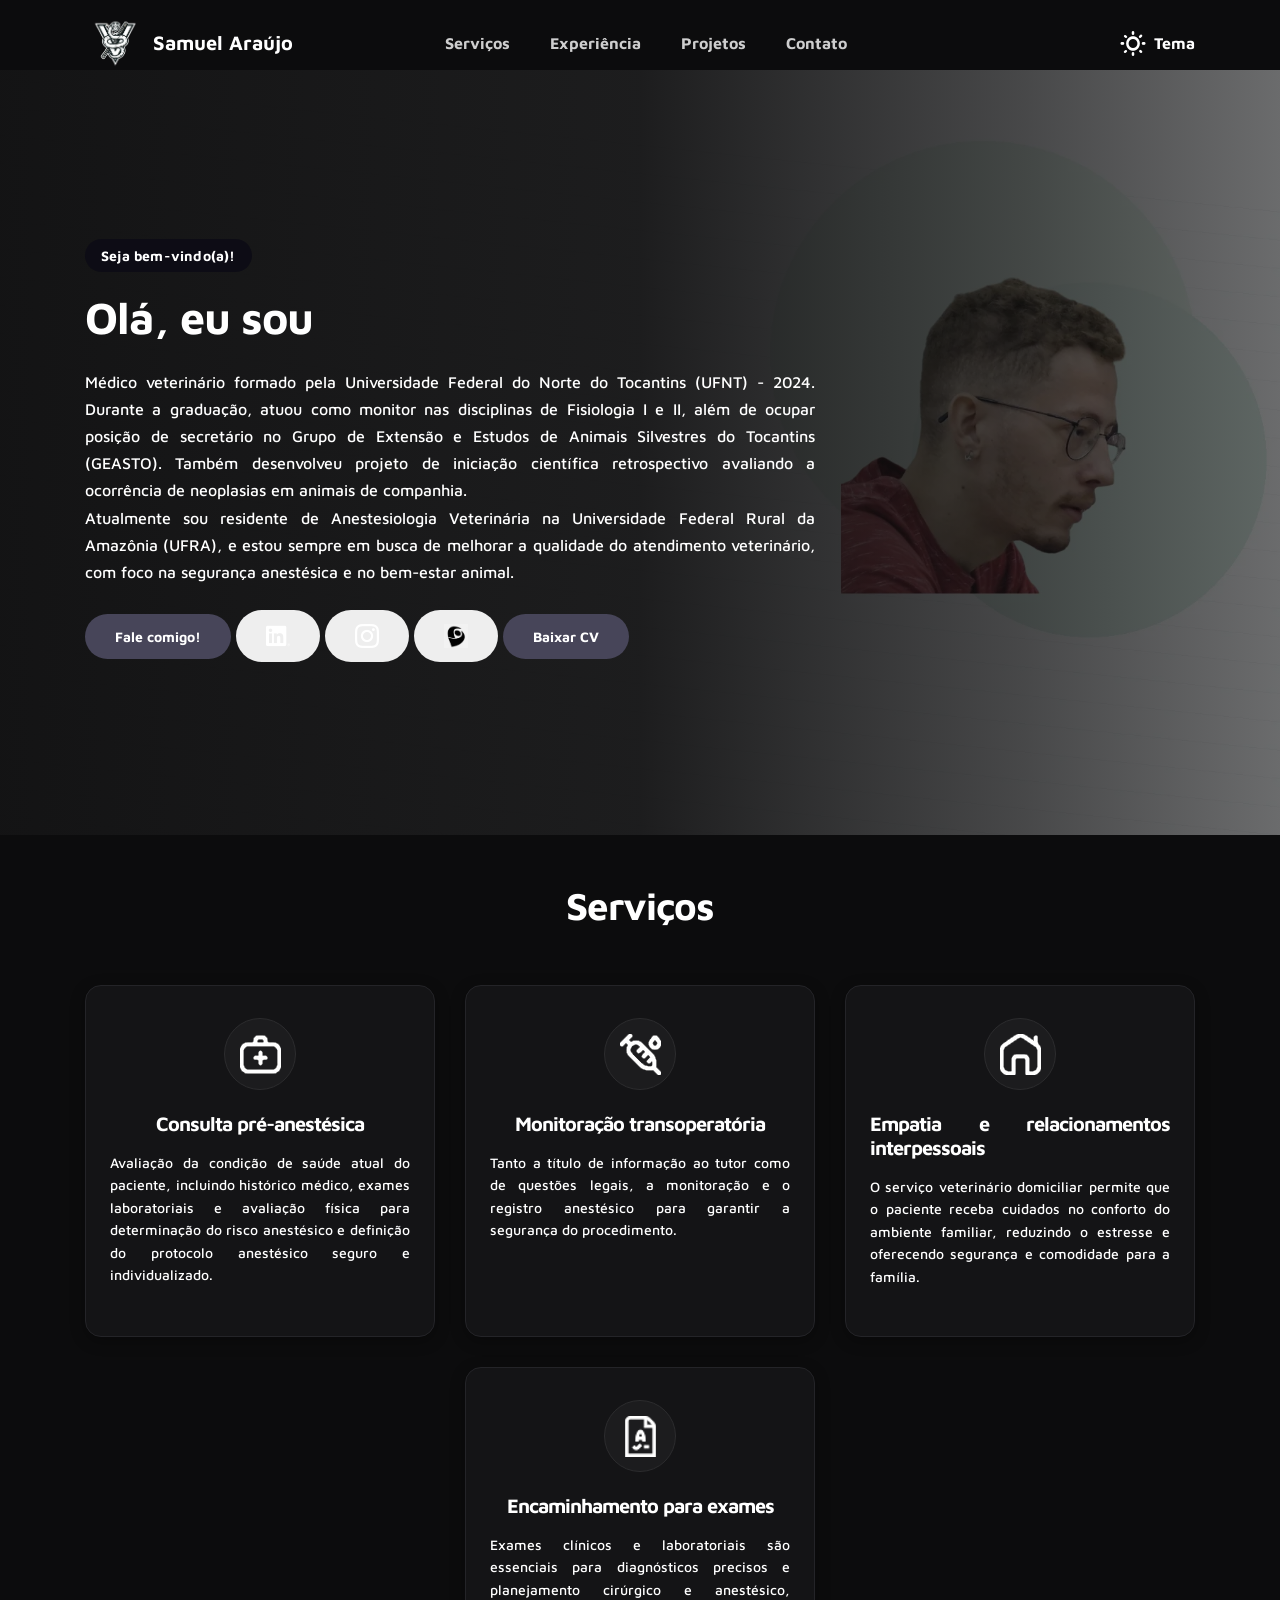
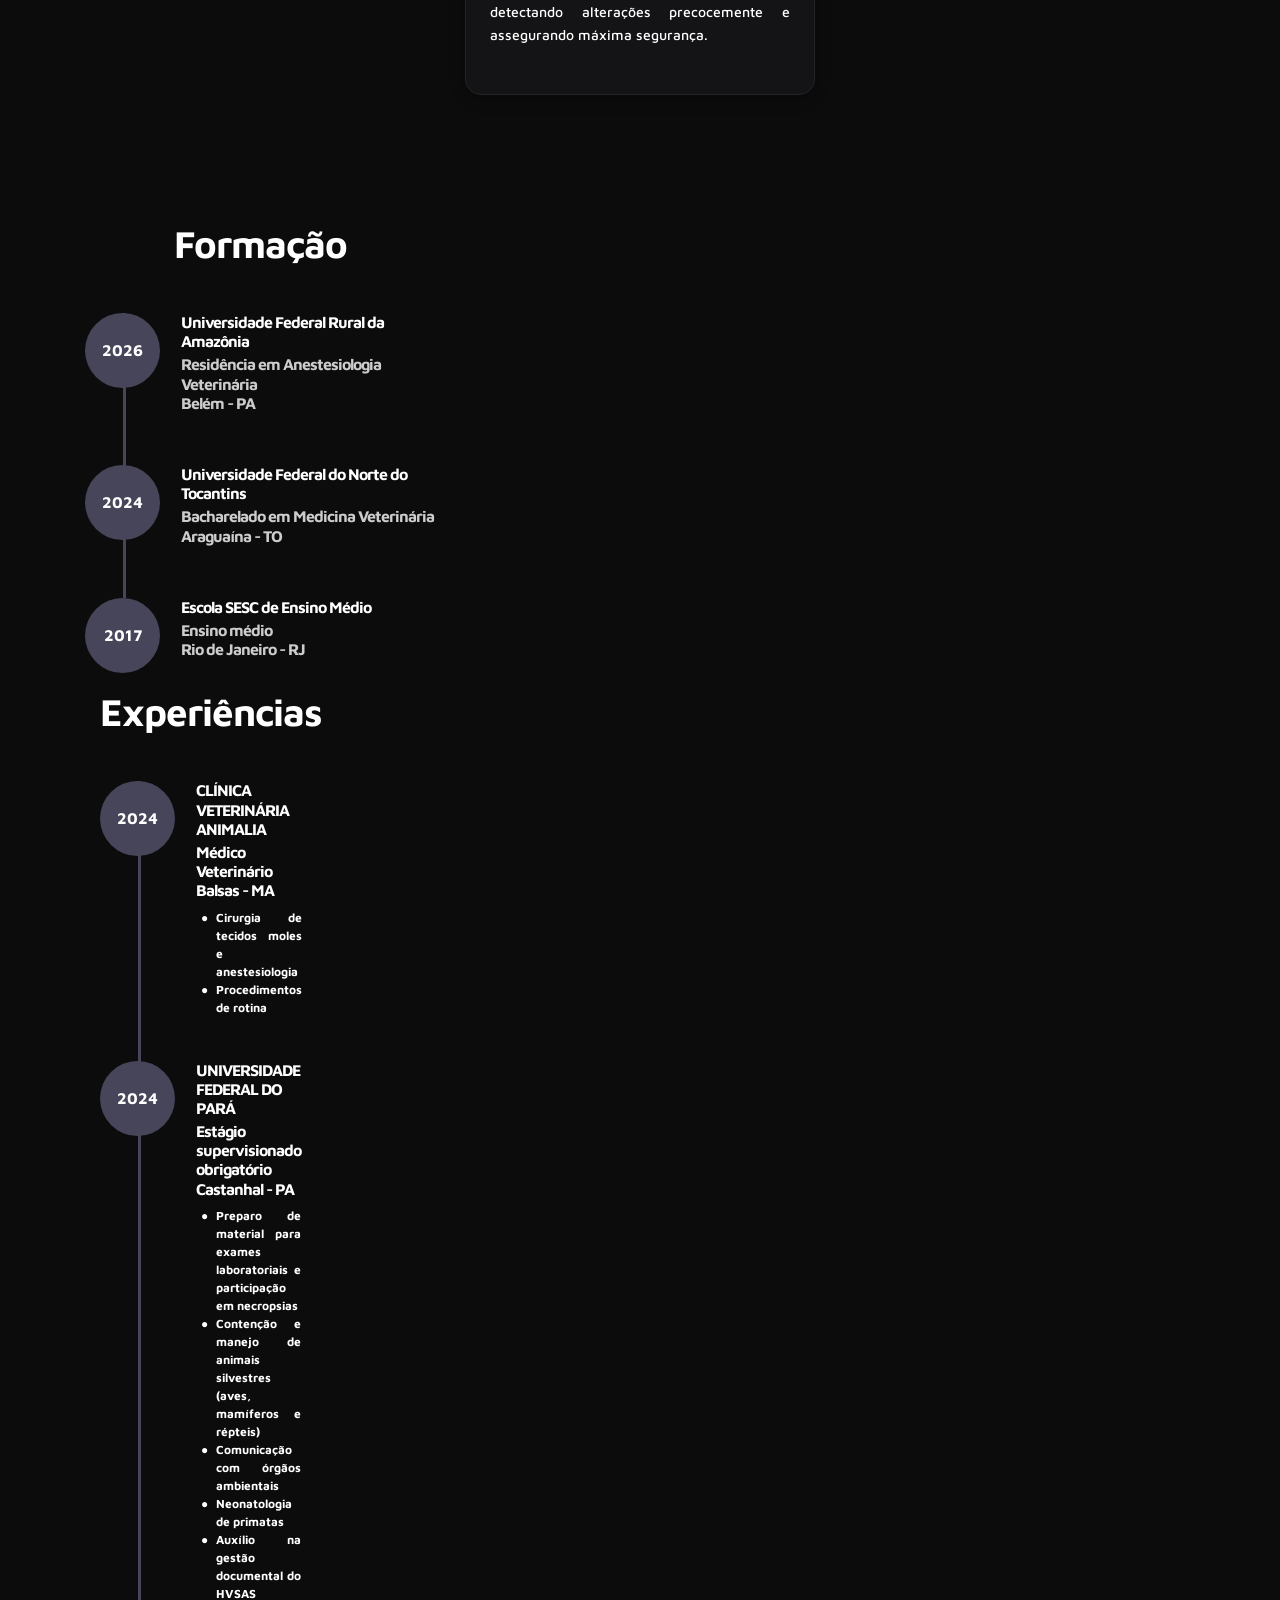
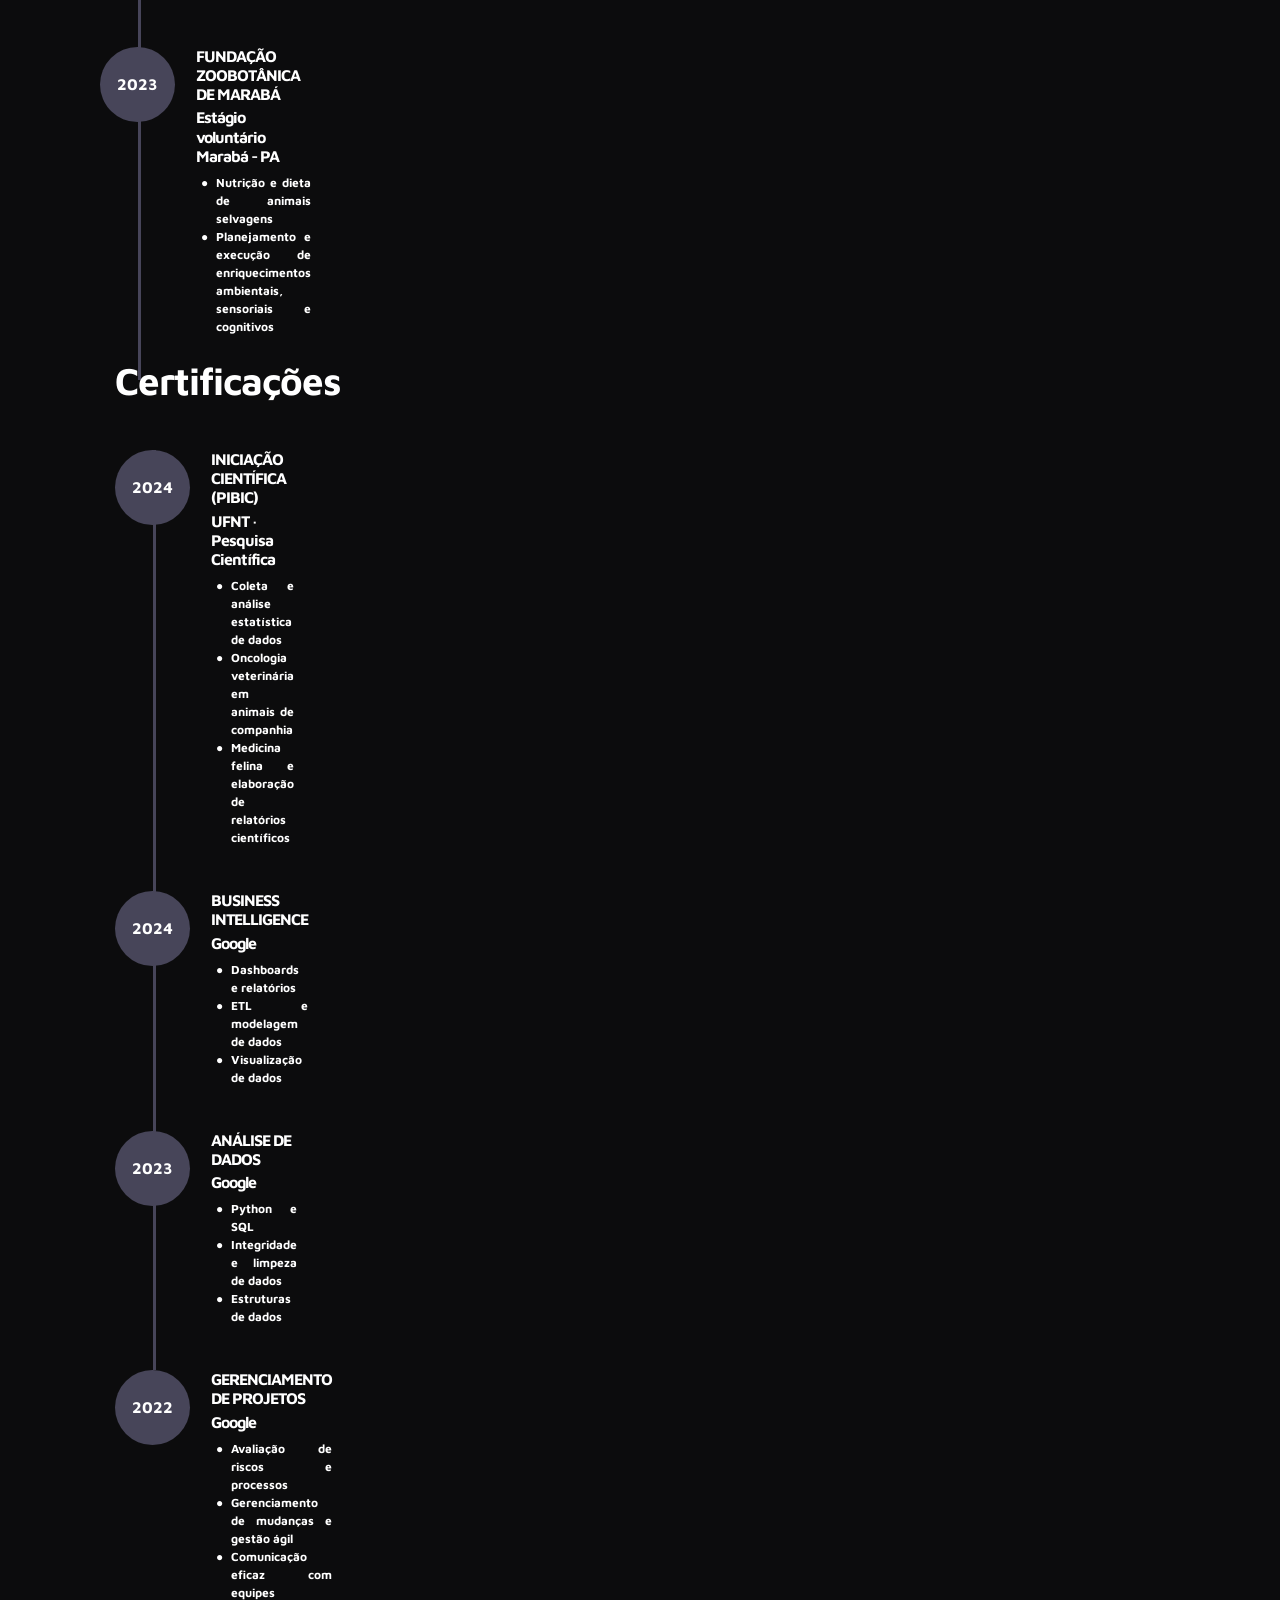
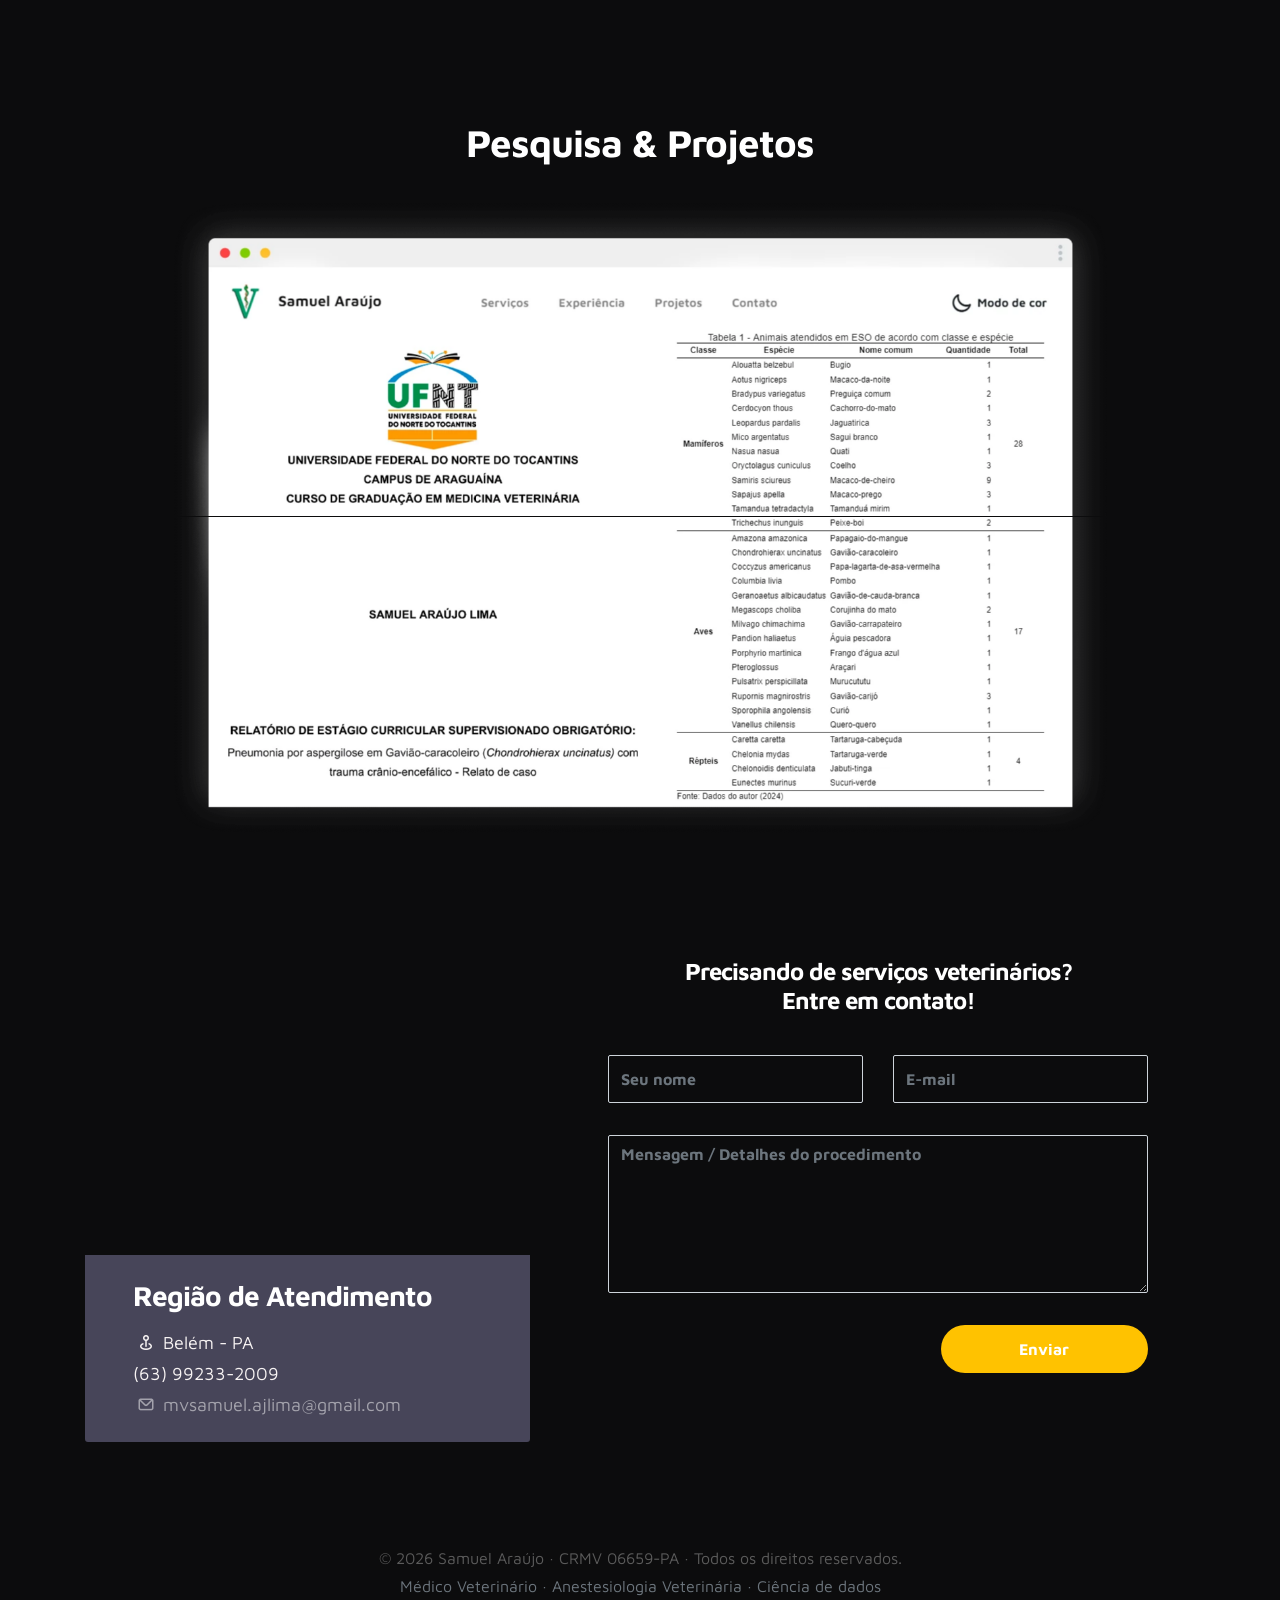
<file: index.html>
<!doctype html>
<html lang="pt-br">

<head>
  <!--------------------------------->
  <!--          GOOGLE TAG         -->
  <!--------------------------------->
  <script async src="https://www.googletagmanager.com/gtag/js?id=G-RKEN3DRMSZ"></script>
  <script>
    window.dataLayer = window.dataLayer || [];
    function gtag() { dataLayer.push(arguments); }
    gtag('js', new Date());

    gtag('config', 'G-RKEN3DRMSZ');
  </script>

  <meta charset="utf-8">
  <meta name="viewport" content="width=device-width, initial-scale=1, shrink-to-fit=no">
  <!-- Descrição única para buscadores (Q3) -->
  <meta name="description"
    content="MV Samuel Araújo - Anestesiologia Veterinária. Anestesia multimodal balanceada, monitoração e controle da dor para clínicas veterinárias parceiras em Balsas-MA e região.">
  <meta name="author" content="Samuel Araújo">

  <link rel="canonical" href="https://chichat1.github.io/portfolio/">

  <!--------------------------------->
  <!--         OPEN GRAPH          -->
  <!--------------------------------->
  <meta property="og:type" content="website">
  <meta property="og:url" content="https://chichat1.github.io/portfolio/">
  <meta property="og:title" content="MV Samuel Araújo | Anestesiologia Veterinária">
  <meta property="og:description"
    content="Anestesiologia Veterinária multimodal balanceada e controle da dor para clínicas parceiras.">
  <meta property="og:image" content="https://chichat1.github.io/portfolio/assets/images/og/og-clinicas.jpg">

  <!-- Título profissional e compatível (Q10) -->
  <title>MV Samuel Araújo | Anestesiologia Veterinária</title>

  <!-- Favicon corrigido (B3) -->
  <link rel="icon" type="image/png" href="assets/images/optimized/favicon.png">
  <link rel="stylesheet" href="assets/css/bootstrap.min.css">
  <link rel="stylesheet" href="assets/css/unicons.css">
  <link rel="stylesheet" href="assets/css/owl.carousel.min.css">
  <link rel="stylesheet" href="assets/css/owl.theme.default.min.css">

  <!-- ESTILO CSS -->
  <link rel="stylesheet" href="assets/css/style.css">

</head>

<body class="dark-mode" data-page="clinicas">
  <!--------------------------------->
  <!--      MENU DE NAVEGAÇÃO      -->
  <!--------------------------------->
  <nav class="navbar navbar-expand-sm navbar-light">
    <div class="container">
      <a class="navbar-brand d-flex align-items-center" href="index.html">
        <img src="assets/images/optimized/headerdark.webp"
          data-src-light="assets/images/optimized/headerlight.webp"
          data-src-dark="assets/images/optimized/headerdark.webp"
          alt="Logo MV Samuel Araújo" class="brand-logo">
        Samuel Araújo
      </a>

      <button class="navbar-toggler" type="button" data-toggle="collapse" data-target="#navbarNav"
        aria-controls="navbarNav" aria-expanded="false" aria-label="Toggle navigation">
        <span class="navbar-toggler-icon"></span>
        <span class="navbar-toggler-icon"></span>
        <span class="navbar-toggler-icon"></span>
      </button>

      <div class="collapse navbar-collapse" id="navbarNav">
        <ul class="navbar-nav mx-auto">
          <li class="nav-item">
            <a href="#services" class="nav-link"><span data-hover="Serviços">Serviços</span></a>
          </li>
          <li class="nav-item">
            <a href="#resume" class="nav-link"><span data-hover="Experiência">Experiência</span></a>
          </li>
          <li class="nav-item">
            <a href="#project" class="nav-link"><span data-hover="Projetos">Projetos</span></a>
          </li>
          <li class="nav-item">
            <a href="#contact" class="nav-link"><span data-hover="Contato">Contato</span></a>
          </li>
        </ul>

        <ul class="navbar-nav ml-lg-auto">
          <li class="nav-item">
            <div class="ml-lg-4">
              <div class="color-mode d-lg-flex justify-content-center align-items-center" role="button" tabindex="0">
                <i class="color-mode-icon active"></i>
                Tema
              </div>
            </div>
          </li>
        </ul>
      </div>
    </div>
  </nav>

  <!--------------------------------->
  <!--           SOBRE             -->
  <!--------------------------------->
  <section class="about full-screen d-flex align-items-center" id="about">
    <div class="about-overlay"></div>
    <div class="container">
      <div class="row">
        <div class="col-lg-8 col-md-10 col-12">
          <div class="about-text">
            <small class="small-text">Seja bem-vindo(a)<span class="mobile-block">!</span></small>
            <h1 class="animated animated-text">
              <span class="mr-2">Olá, eu sou</span>
              <div class="animated-info">
                <span class="animated-item">Samuel Araújo</span>
                <span class="animated-item">Médico Veterinário</span>
                <span class="animated-item">Anestesista</span>
              </div>
            </h1>
            <p class="about-description dark-mode-text">
              Médico veterinário formado pela Universidade Federal do Norte do Tocantins (UFNT) - 2024.
              Durante a graduação, atuou como monitor nas disciplinas de Fisiologia I e II,
              além de ocupar posição de secretário no Grupo de Extensão e Estudos de Animais Silvestres do Tocantins
              (GEASTO).
              Também desenvolveu projeto de iniciação científica retrospectivo avaliando a ocorrência de neoplasias em
              animais de companhia.<br>
              Atualmente sou residente de Anestesiologia Veterinária na Universidade Federal Rural da Amazônia (UFRA),
              e estou sempre em busca de melhorar a qualidade do atendimento veterinário, com foco na segurança
              anestésica e no bem-estar animal.
            </p>

            <div class="custom-btn-group mt-4">
              <a href="https://wa.me/5563992332009?text=Ol%C3%A1!%20Encontrei%20seu%20contato%20no%20seu%20site.%20Poderia%20me%20ajudar%3F"
                target="_blank" rel="noopener noreferrer" class="btn custom-btn custom-btn-bg">
                Fale comigo!
              </a>

              <a href="https://www.linkedin.com/in/araujosamuelima/" target="_blank" rel="noopener noreferrer"
                class="btn custom-btn" aria-label="LinkedIn">
                <img src="assets/images/optimized/linkedin_dark.webp"
                  data-src-light="assets/images/optimized/linkedin_icon.webp"
                  data-src-dark="assets/images/optimized/linkedin_dark.webp" alt="Ícone LinkedIn"
                  class="social-btn-icon">
              </a>

              <a href="https://www.instagram.com/mvsamuel.ajlima/" target="_blank" rel="noopener noreferrer"
                class="btn custom-btn" aria-label="Instagram">
                <img src="assets/images/optimized/instagram_dark.webp"
                  data-src-light="assets/images/optimized/instagram_icon.webp"
                  data-src-dark="assets/images/optimized/instagram_dark.webp" alt="Ícone Instagram"
                  class="social-btn-icon">
              </a>

              <a href="http://lattes.cnpq.br/4197961647434142" target="_blank" rel="noopener noreferrer"
                class="btn custom-btn" aria-label="Currículo Lattes">
                <img src="assets/images/optimized/lattes_icon.webp" alt="Ícone Currículo Lattes"
                  class="social-btn-icon">
              </a>

              <!-- Links de download com nome padronizado (B1, B6) -->
              <a href="assets/docs/cv-samuel-araujo.pdf" target="_blank" rel="noopener noreferrer"
                class="btn custom-btn custom-btn-bg">
                Baixar CV
              </a>
            </div>
          </div>
        </div>
      </div>
    </div>
  </section>

  <!-- SERVIÇOS EM 3 COLUNAS -->
  <section class="service_section py-5" id="services">
    <div class="container">
      <div class="row">
        <div class="col-12 text-center mb-5">
          <h2><span>Serviços</span></h2>
        </div>
      </div>

      <div class="row justify-content-center">

        <!-- Coluna 1 -->
        <div class="col-lg-4 col-md-6 col-12 service-col">
          <div class="service-card">
            <div class="service-icon-box">
              <img src="assets/images/optimized/doctor.webp"
                data-src-light="assets/images/optimized/doctor_dark.webp"
                data-src-dark="assets/images/optimized/doctor.webp"
                alt="Ícone de estetoscópio representando consulta veterinária" class="circle-image" loading="lazy">
            </div>
            <div class="service-detail-box">
              <h5 class="mb-3">Consulta pré-anestésica</h5>
              <p class="service-description dark-mode-text">
                Avaliação da condição de saúde atual do paciente, incluindo histórico médico, exames laboratoriais e
                avaliação física para determinação do risco anestésico e
                definição do protocolo anestésico seguro e individualizado.
              </p>
            </div>
          </div>
        </div>

        <!-- Coluna 2 -->
        <div class="col-lg-4 col-md-6 col-12 service-col">
          <div class="service-card">
            <div class="service-icon-box">
              <img src="assets/images/optimized/seringa_light.webp"
                data-src-light="assets/images/optimized/seringa_dark.webp"
                data-src-dark="assets/images/optimized/seringa_light.webp"
                alt="Ícone de seringa representando protocolos vacinais e anestesia" class="circle-image"
                loading="lazy">
            </div>
            <div class="service-detail-box">
              <h5 class="mb-3">Monitoração transoperatória</h5>
              <p class="service-description dark-mode-text">
                Tanto a título de informação ao tutor como de questões legais, a monitoração e o registro anestésico
                para garantir a
                segurança do procedimento.
              </p>
            </div>
          </div>
        </div>

        <!-- Coluna 3 -->
        <div class="col-lg-4 col-md-6 col-12 service-col">
          <div class="service-card">
            <div class="service-icon-box">
              <img src="assets/images/optimized/casa_light.webp"
                data-src-light="assets/images/optimized/casa_dark.webp"
                data-src-dark="assets/images/optimized/casa_light.webp"
                alt="Ícone de casa representando atendimento domiciliar" class="circle-image" loading="lazy">
            </div>
            <div class="service-detail-box">
              <h5 class="mb-3">Empatia e relacionamentos interpessoais</h5>
              <p class="service-description dark-mode-text">
                O serviço veterinário domiciliar permite que o paciente receba cuidados no conforto do ambiente
                familiar,
                reduzindo o estresse e oferecendo segurança e comodidade para a família.
              </p>
            </div>
          </div>
        </div>

        <!-- Coluna 4 -->
        <div class="col-lg-4 col-md-6 col-12 service-col">
          <div class="service-card">
            <div class="service-icon-box">
              <img src="assets/images/optimized/exame_light.webp"
                data-src-light="assets/images/optimized/exame.webp"
                data-src-dark="assets/images/optimized/exame_light.webp"
                alt="Ícone de prancheta e exames laboratoriais" class="circle-image" loading="lazy">
            </div>
            <div class="service-detail-box">
              <h5 class="mb-3">Encaminhamento para exames</h5>
              <p class="service-description dark-mode-text">
                Exames clínicos e laboratoriais são essenciais para diagnósticos precisos e planejamento cirúrgico e
                anestésico,
                detectando alterações precocemente e assegurando máxima segurança.
              </p>
            </div>
          </div>
        </div>

      </div>
    </div>
  </section>

  <!--------------------------------->
  <!--        EXPERIÊNCIAS         -->
  <!--------------------------------->
  <section class="resume py-5 d-lg-flex justify-content-center align-items-center" id="resume">
    <div class="container">
      <div class="row">

        <!-- COLUNA 1: Formação -->
        <div class="col-lg-4 col-md-4 col-sm-12">
          <h2 class="mb-4 text-center">Formação</h2>

          <div class="timeline">
            <div class="timeline-wrapper">
              <div class="timeline-yr">
                <span>2026</span>
              </div>
              <div class="timeline-info">
                <h6>
                  <span class="timeline-heading dark-mode-text">Universidade Federal Rural da Amazônia</span>
                  <small class="timeline-sub dark-mode-subtext d-block mt-1">
                    Residência em Anestesiologia Veterinária<br>
                    Belém - PA
                  </small>
                </h6>
              </div>
            </div>

            <div class="timeline">
              <div class="timeline-wrapper">
                <div class="timeline-yr">
                  <span>2024</span>
                </div>
                <div class="timeline-info">
                  <h6>
                    <span class="timeline-heading dark-mode-text">Universidade Federal do Norte do Tocantins</span>
                    <small class="timeline-sub dark-mode-subtext d-block mt-1">
                      Bacharelado em Medicina Veterinária<br>
                      Araguaína - TO
                    </small>
                  </h6>
                </div>
              </div>

              <div class="timeline-wrapper">
                <div class="timeline-yr">
                  <span>2017</span>
                </div>
                <div class="timeline-info">
                  <h6>
                    <span class="timeline-heading dark-mode-text">Escola SESC de Ensino Médio</span>
                    <small class="timeline-sub dark-mode-subtext d-block mt-1">
                      Ensino médio<br>
                      Rio de Janeiro - RJ
                    </small>
                  </h6>
                </div>
              </div>
            </div>
          </div>

          <!-- COLUNA 2: Experiências Clínicas -->
          <div class="col-lg-4 col-md-4 col-sm-12">
            <h2 class="mb-4 text-center">Experiências</h2>

            <div class="timeline">
              <div class="timeline-wrapper">
                <div class="timeline-yr">
                  <span>2024</span>
                </div>
                <div class="timeline-info">
                  <h6>
                    <span class="timeline-heading dark-mode-text">CLÍNICA VETERINÁRIA ANIMALIA</span>
                    <small class="timeline-sub dark-mode-text d-block mt-1">
                      Médico Veterinário<br>
                      Balsas - MA
                    </small>
                  </h6>
                  <ul class="custom-list timeline-list">
                    <li class="dark-mode-text">Cirurgia de tecidos moles e anestesiologia</li>
                    <li class="dark-mode-text">Procedimentos de rotina</li>
                  </ul>
                </div>
              </div>

              <div class="timeline-wrapper">
                <div class="timeline-yr">
                  <span>2024</span>
                </div>
                <div class="timeline-info">
                  <h6>
                    <span class="timeline-heading dark-mode-text">UNIVERSIDADE FEDERAL DO PARÁ</span>
                    <small class="timeline-sub dark-mode-text d-block mt-1">
                      Estágio supervisionado obrigatório<br>
                      Castanhal - PA
                    </small>
                  </h6>
                  <ul class="custom-list timeline-list">
                    <li class="dark-mode-text">Preparo de material para exames laboratoriais e participação em
                      necropsias</li>
                    <li class="dark-mode-text">Contenção e manejo de animais silvestres (aves, mamíferos e répteis)</li>
                    <li class="dark-mode-text">Comunicação com órgãos ambientais</li>
                    <li class="dark-mode-text">Neonatologia de primatas</li>
                    <li class="dark-mode-text">Auxílio na gestão documental do HVSAS</li>
                  </ul>
                </div>
              </div>

              <div class="timeline-wrapper">
                <div class="timeline-yr">
                  <span>2023</span>
                </div>
                <div class="timeline-info">
                  <h6>
                    <span class="timeline-heading dark-mode-text">FUNDAÇÃO ZOOBOTÂNICA DE MARABÁ</span>
                    <small class="timeline-sub dark-mode-text d-block mt-1">
                      Estágio voluntário<br>
                      Marabá - PA
                    </small>
                  </h6>
                  <ul class="custom-list timeline-list">
                    <li class="dark-mode-text">Nutrição e dieta de animais selvagens</li>
                    <li class="dark-mode-text">Planejamento e execução de enriquecimentos ambientais, sensoriais e
                      cognitivos</li>
                  </ul>
                </div>
              </div>

              <!-- COLUNA 3: Certificações & Pesquisa (Q9) -->
              <div class="col-lg-4 col-md-4 col-sm-12">
                <h2 class="mb-4 text-center">Certificações</h2>
                <div class="timeline">

                  <!-- PIBIC destacado como Iniciação Científica (Q9) -->
                  <div class="timeline-wrapper">
                    <div class="timeline-yr">
                      <span>2024</span>
                    </div>
                    <div class="timeline-info">
                      <h6>
                        <span class="timeline-heading dark-mode-text">INICIAÇÃO CIENTÍFICA (PIBIC)</span>
                        <small class="timeline-sub dark-mode-text d-block mt-1">UFNT · Pesquisa Científica</small>
                      </h6>
                      <ul class="custom-list timeline-list">
                        <li class="dark-mode-text">Coleta e análise estatística de dados</li>
                        <li class="dark-mode-text">Oncologia veterinária em animais de companhia</li>
                        <li class="dark-mode-text">Medicina felina e elaboração de relatórios científicos</li>
                      </ul>
                    </div>
                  </div>

                  <div class="timeline-wrapper">
                    <div class="timeline-yr">
                      <span>2024</span>
                    </div>
                    <div class="timeline-info">
                      <h6>
                        <span class="timeline-heading dark-mode-text">BUSINESS INTELLIGENCE</span>
                        <small class="timeline-sub dark-mode-text d-block mt-1">Google</small>
                      </h6>
                      <ul class="custom-list timeline-list">
                        <li class="dark-mode-text">Dashboards e relatórios</li>
                        <li class="dark-mode-text">ETL e modelagem de dados</li>
                        <li class="dark-mode-text">Visualização de dados</li>
                      </ul>
                    </div>
                  </div>

                  <div class="timeline-wrapper">
                    <div class="timeline-yr">
                      <span>2023</span>
                    </div>
                    <div class="timeline-info">
                      <h6>
                        <span class="timeline-heading dark-mode-text">ANÁLISE DE DADOS</span>
                        <small class="timeline-sub dark-mode-text d-block mt-1">Google</small>
                      </h6>
                      <ul class="custom-list timeline-list">
                        <li class="dark-mode-text">Python e SQL</li>
                        <li class="dark-mode-text">Integridade e limpeza de dados</li>
                        <li class="dark-mode-text">Estruturas de dados</li>
                      </ul>
                    </div>
                  </div>

                  <div class="timeline-wrapper">
                    <div class="timeline-yr">
                      <span>2022</span>
                    </div>
                    <div class="timeline-info">
                      <h6>
                        <span class="timeline-heading dark-mode-text">GERENCIAMENTO DE PROJETOS</span>
                        <small class="timeline-sub dark-mode-text d-block mt-1">Google</small>
                      </h6>
                      <ul class="custom-list timeline-list">
                        <li class="dark-mode-text">Avaliação de riscos e processos</li>
                        <li class="dark-mode-text">Gerenciamento de mudanças e gestão ágil</li>
                        <li class="dark-mode-text">Comunicação eficaz com equipes</li>
                      </ul>
                    </div>
                  </div>
                </div>
              </div>

            </div>
          </div>
  </section>

  <!-- PROJETOS -->
  <section class="project py-5" id="project">
    <div class="container">

      <div class="row">
        <div class="col-lg-11 text-center mx-auto col-12">

          <div class="col-lg-8 mx-auto">
            <h2>Pesquisa & Projetos</h2>
          </div>
          <div class="owl-carousel owl-theme">

            <!-- PROJETO 1 - TCC (B2 corrigido) -->
            <div class="item">
              <a href="assets/docs/tcc-samuel-araujo.pdf" target="_blank" rel="noopener noreferrer"
                title="Abrir TCC (PDF)">
                <div class="project-info">
                  <img src="assets/images/optimized/projeto_1.webp"
                    alt="Capa do TCC Samuel Araújo - Neoplasias em animais de companhia" class="img-fluid"
                    loading="lazy">
                </div>
              </a>
            </div>

          </div>
        </div>
      </div>
    </div>
  </section>

  <!-- CONTATO & REGIÃO DE ATENDIMENTO (Q5, Q6) -->
  <section class="contact py-5" id="contact">
    <div class="container">
      <div class="row">

        <!-- Mapa e Informações de Balsas - MA (Q5, Q6) -->
        <div class="col-lg-5 mr-lg-5 col-12">
          <div class="google-map w-100 map-container">
            <iframe title="Região de Atendimento - Belém - PA"
              src="https://www.google.com/maps/embed?pb=!1m18!1m12!1m3!1d127641.51676657908!2d-48.54477383637648!3d-1.455833!2m3!1f0!2f0!3f0!3m2!1i1024!2i768!4f13.1!3m3!1m2!1s0x92a461af84756ce1%3A0x570d540215864c35!2sBel%C3%A9m%20-%20PA!5e0!3m2!1spt-BR!2sbr!4v1710000000000"
              class="map-iframe" class="map-iframe" allowfullscreen loading="lazy"></iframe>
          </div>

          <div class="contact-info d-flex justify-content-between align-items-center py-4 px-lg-5">
            <div class="contact-info-item">
              <h3 class="mb-3 text-white">Região de Atendimento</h3>
              <p class="footer-text mb-1"><i class="uil uil-map-pin"></i> Belém - PA</p>
              <p class="footer-text mb-1"><i class="uil uil-whatsapp"></i> (63) 99233-2009</p>
              <p class="mb-0 text-white-50"><i class="uil uil-envelope"></i> mvsamuel.ajlima@gmail.com</p>
            </div>
          </div>
        </div>

        <div class="col-lg-6 col-12">
          <div class="contact-form contact-form-center">
            <h4 class="mb-4">Precisando de serviços veterinários?<br>Entre em contato!</h4>

            <!-- Formulário de contato integrado com Formspree -->
            <form id="contactForm" action="https://formspree.io/f/mqazrbbk" method="POST">
              <div class="row">
                <div class="col-lg-6 col-12">
                  <input type="text" class="form-control" name="name" placeholder="Seu nome" id="name" required>
                </div>

                <div class="col-lg-6 col-12">
                  <input type="email" class="form-control" name="email" placeholder="E-mail" id="email" required>
                </div>

                <div class="col-12">
                  <textarea name="message" rows="6" class="form-control" id="message"
                    placeholder="Mensagem / Detalhes do procedimento" required></textarea>
                </div>

                <div class="ml-lg-auto col-lg-5 col-12">
                  <input type="submit" class="form-control submit-btn" value="Enviar">
                </div>
              </div>
            </form>
          </div>
        </div>

      </div>
    </div>
  </section>

  <!-- SCRIPT PARA ENVIO DO FORMULÁRIO -->
  <script>
    document.getElementById('contactForm').addEventListener('submit', function (event) {
      event.preventDefault();

      const form = event.target;
      const formData = new FormData(form);

      fetch(form.action, {
        method: form.method,
        body: formData,
        headers: {
          'Accept': 'application/json'
        }
      }).then(response => {
        if (response.ok) {
          alert("Mensagem enviada com sucesso!");
          form.reset();
        } else {
          alert("Ocorreu um erro ao enviar a mensagem. Tente novamente.");
        }
      }).catch(error => {
        alert("Ocorreu um erro ao enviar a mensagem. Tente novamente.");
      });
    });
  </script>

  <!-- RODAPÉ PREENCHIDO (Q6) -->
  <footer class="footer py-5">
    <div class="container">
      <div class="row">

        <div class="col-lg-12 col-12">
          <p class="copyright-text text-center mb-1">© 2026 Samuel Araújo · CRMV 06659-PA · Todos os direitos
            reservados.</p>
          <p class="copyright-text text-center text-muted">Médico Veterinário · Anestesiologia Veterinária · Ciência de
            dados</p>
        </div>

      </div>
    </div>
  </footer>

  <!-- Bibliotecas JS atualizadas (Q8) -->
  <script src="assets/js/jquery-3.7.1.min.js"></script>
  <script src="assets/js/popper.min.js"></script>
  <script src="assets/js/bootstrap.min.js"></script>
  <script src="assets/js/Headroom.js"></script>
  <script src="assets/js/jQuery.headroom.js"></script>
  <script src="assets/js/owl.carousel.min.js"></script>
  <script src="assets/js/smoothscroll.js"></script>
  <script src="assets/js/custom.js"></script>
  <script src="assets/js/analytics-events.js"></script>

</body>

</html>
</file>
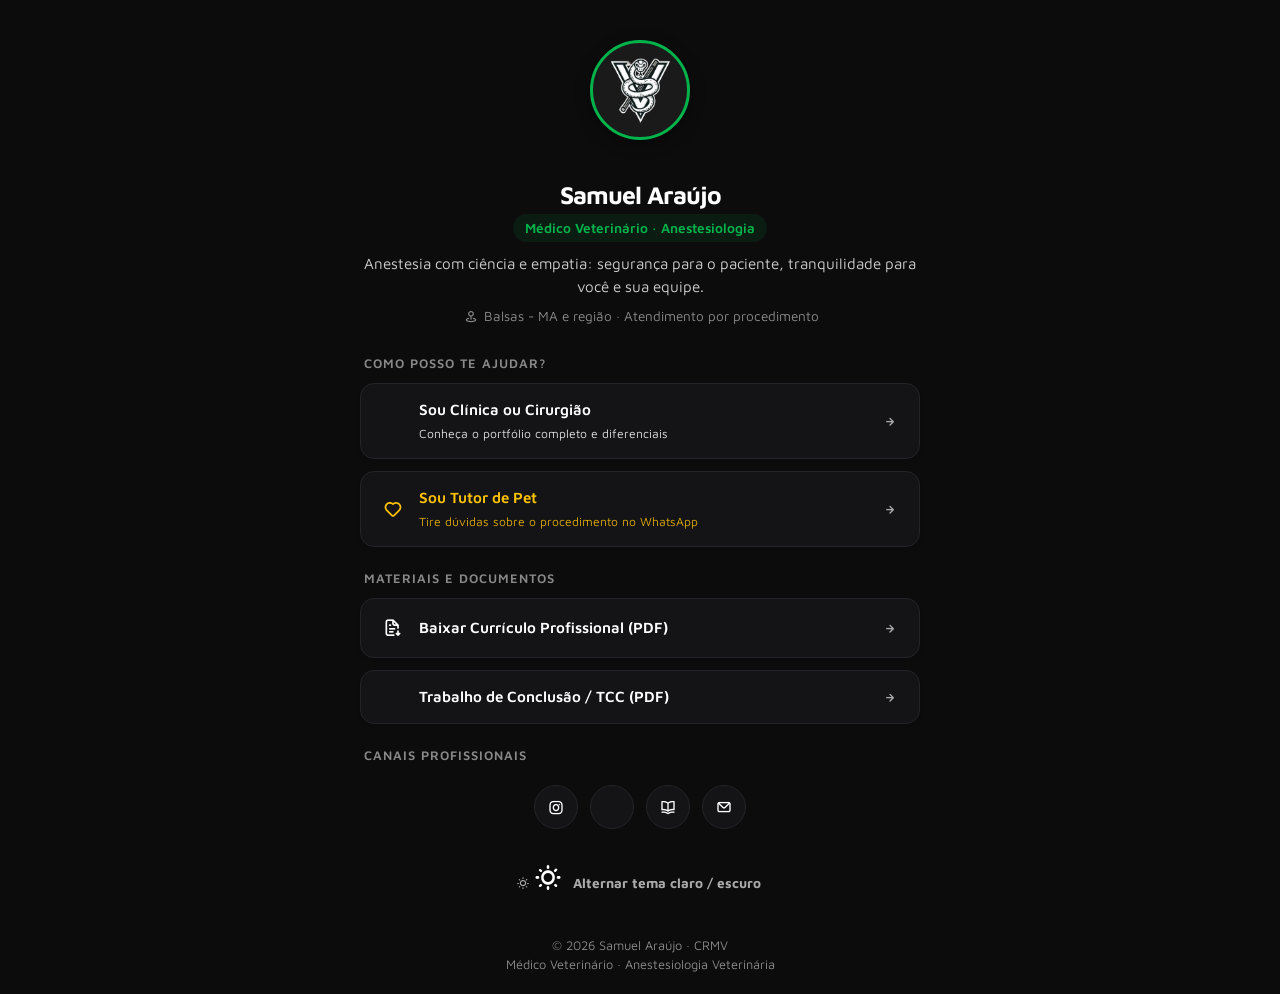
<file: links/index.html>
<!doctype html>
<html lang="pt-br">
<head>
  <!-- Google Analytics (GA4) -->
  <script async src="https://www.googletagmanager.com/gtag/js?id=G-RKEN3DRMSZ"></script>
  <script>
    window.dataLayer = window.dataLayer || [];
    function gtag(){dataLayer.push(arguments);}
    gtag('js', new Date());
    gtag('config', 'G-RKEN3DRMSZ');
  </script>

  <meta charset="utf-8">
  <meta name="viewport" content="width=device-width, initial-scale=1, shrink-to-fit=no">
  <meta name="description" content="Samuel Araújo | Médico Veterinário Anestesiologista. Anestesia multimodal, segurança e conforto para pacientes veterinários. Links e contatos rápidos.">
  <meta name="author" content="Samuel Araújo">

  <!-- Open Graph / Meta Compartilhamento -->
  <meta property="og:type" content="website">
  <meta property="og:url" content="https://chichat1.github.io/portfolio/links/">
  <meta property="og:title" content="Samuel Araújo | Médico Veterinário Anestesiologista">
  <meta property="og:description" content="Anestesia veterinária multimodal balanceada. Contatos rápidos para clínicas, colegas e tutores.">
  <meta property="og:image" content="https://chichat1.github.io/portfolio/assets/images/og/og-links.jpg">

  <title>Samuel Araújo | Links & Contatos</title>

  <link rel="icon" type="image/png" href="../assets/images/optimized/favicon.png">
  <link rel="stylesheet" href="../assets/css/bootstrap.min.css">
  <link rel="stylesheet" href="../assets/css/unicons.css">
  <link rel="stylesheet" href="../assets/css/style.css">
  <link rel="stylesheet" href="../assets/css/links.css">
</head>

<body class="links-page dark-mode" data-page="links">
  <div class="links-container">
    <!-- Cabeçalho do Perfil -->
    <header class="links-header">
      <div class="links-avatar-wrapper">
        <img src="../assets/images/optimized/headerdark.webp"
             data-src-light="../assets/images/optimized/headerlight.webp"
             data-src-dark="../assets/images/optimized/headerdark.webp"
             alt="Foto profissional Samuel Araújo"
             class="links-avatar">
      </div>
      <h1 class="links-title">Samuel Araújo</h1>
      <span class="links-badge">Médico Veterinário · Anestesiologia</span>
      <p class="links-bio">Anestesia com ciência e empatia: segurança para o paciente, tranquilidade para você e sua equipe.</p>
      <div class="links-location">
        <i class="uil uil-map-pin-alt"></i> Balsas - MA e região · Atendimento por procedimento
      </div>
    </header>

    <!-- Bifurcação por Público -->
    <main>
      <div class="links-section-title">Como posso te ajudar?</div>

      <!-- Para Clínicas / Cirurgiões -->
      <a href="../index.html" class="link-btn-card featured-clinic">
        <div class="link-btn-content">
          <span class="link-btn-icon"><i class="uil uil-hospital"></i></span>
          <div>
            <div>Sou Clínica ou Cirurgião</div>
            <small style="font-weight: normal; opacity: 0.85;">Conheça o portfólio completo e diferenciais</small>
          </div>
        </div>
        <span class="link-btn-arrow"><i class="uil uil-arrow-right"></i></span>
      </a>

      <!-- Para Tutores -->
      <a href="https://wa.me/5563992332009?text=Ol%C3%A1%2C%20Samuel!%20Sou%20tutor%20e%20gostaria%20de%20tirar%20d%C3%BAvidas%20sobre%20a%20anestesia%20do%20meu%20pet."
         target="_blank" rel="noopener noreferrer" class="link-btn-card featured-tutor">
        <div class="link-btn-content">
          <span class="link-btn-icon"><i class="uil uil-heart"></i></span>
          <div>
            <div>Sou Tutor de Pet</div>
            <small style="font-weight: normal; opacity: 0.85;">Tire dúvidas sobre o procedimento no WhatsApp</small>
          </div>
        </div>
        <span class="link-btn-arrow"><i class="uil uil-arrow-right"></i></span>
      </a>

      <!-- Materiais & Documentos -->
      <div class="links-section-title">Materiais e Documentos</div>

      <a href="../assets/docs/cv-samuel-araujo.pdf" target="_blank" rel="noopener noreferrer" class="link-btn-card">
        <div class="link-btn-content">
          <span class="link-btn-icon"><i class="uil uil-file-download-alt"></i></span>
          <div>Baixar Currículo Profissional (PDF)</div>
        </div>
        <span class="link-btn-arrow"><i class="uil uil-arrow-right"></i></span>
      </a>

      <a href="../assets/docs/tcc-samuel-araujo.pdf" target="_blank" rel="noopener noreferrer" class="link-btn-card">
        <div class="link-btn-content">
          <span class="link-btn-icon"><i class="uil uil-graduation-cap"></i></span>
          <div>Trabalho de Conclusão / TCC (PDF)</div>
        </div>
        <span class="link-btn-arrow"><i class="uil uil-arrow-right"></i></span>
      </a>

      <!-- Redes Sociais e Perfis -->
      <div class="links-section-title">Canais Profissionais</div>

      <div class="links-social-grid">
        <a href="https://www.instagram.com/mvsamuel.ajlima/" target="_blank" rel="noopener noreferrer"
           class="links-social-icon-btn" title="Instagram" aria-label="Instagram">
          <i class="uil uil-instagram"></i>
        </a>
        <a href="https://www.linkedin.com/in/araujosamuelima/" target="_blank" rel="noopener noreferrer"
           class="links-social-icon-btn" title="LinkedIn" aria-label="LinkedIn">
          <i class="uil uil-linkedin"></i>
        </a>
        <a href="http://lattes.cnpq.br/4197961647434142" target="_blank" rel="noopener noreferrer"
           class="links-social-icon-btn" title="Currículo Lattes" aria-label="Currículo Lattes">
          <i class="uil uil-book-open"></i>
        </a>
        <a href="mailto:mvsamuel.ajlima@gmail.com" class="links-social-icon-btn" title="E-mail" aria-label="E-mail">
          <i class="uil uil-envelope"></i>
        </a>
      </div>

      <!-- Alternador de Tema -->
      <div class="links-theme-toggle">
        <button type="button" class="color-mode">
          <i class="color-mode-icon uil uil-sun active"></i> Alternar tema claro / escuro
        </button>
      </div>
    </main>

    <!-- Rodapé -->
    <footer class="links-footer">
      <div>© 2026 Samuel Araújo · CRMV</div>
      <div>Médico Veterinário · Anestesiologia Veterinária</div>
    </footer>
  </div>

  <script src="../assets/js/jquery-3.7.1.min.js"></script>
  <script src="../assets/js/custom.js"></script>
  <script src="../assets/js/analytics-events.js"></script>
</body>
</html>
</file>
<file: assets/css/unicons.css>
@font-face {
  font-family: 'unicons';
  src: url('../fonts/unicons.eot?42479262');
  src: url('../fonts/unicons.eot?42479262#iefix') format('embedded-opentype'),
       url('../fonts/unicons.woff2?42479262') format('woff2'),
       url('../fonts/unicons.woff?42479262') format('woff'),
       url('../fonts/unicons.ttf?42479262') format('truetype'),
       url('../fonts/unicons.svg?42479262#unicons') format('svg');
  font-weight: normal;
  font-style: normal;
}
/* Chrome hack: SVG is rendered more smooth in Windozze. 100% magic, uncomment if you need it. */
/* Note, that will break hinting! In other OS-es font will be not as sharp as it could be */
/*
@media screen and (-webkit-min-device-pixel-ratio:0) {
  @font-face {
    font-family: 'unicons';
    src: url('../font/unicons.svg?42479262#unicons') format('svg');
  }
}
*/
 
 [class^="uil-"]:before, [class*=" uil-"]:before {
  font-family: "unicons";
  font-style: normal;
  font-weight: normal;
  speak: none;
 
  display: inline-block;
  text-decoration: inherit;
  width: 1em;
  margin-right: .2em;
  text-align: center;
  /* opacity: .8; */
 
  /* For safety - reset parent styles, that can break glyph codes*/
  font-variant: normal;
  text-transform: none;
 
  /* fix buttons height, for twitter bootstrap */
  line-height: 1em;
 
  /* Animation center compensation - margins should be symmetric */
  /* remove if not needed */
  margin-left: .2em;
 
  /* you can be more comfortable with increased icons size */
  /* font-size: 120%; */
 
  /* Font smoothing. That was taken from TWBS */
  -webkit-font-smoothing: antialiased;
  -moz-osx-font-smoothing: grayscale;
 
  /* Uncomment for 3D effect */
  /* text-shadow: 1px 1px 1px rgba(127, 127, 127, 0.3); */
}
 
.uil-abacus:before { content: '\e800'; } /* '' */
.uil-accessible-icon-alt:before { content: '\e801'; } /* '' */
.uil-adjust-alt:before { content: '\e802'; } /* '' */
.uil-adjust-circle:before { content: '\e803'; } /* '' */
.uil-adjust-half:before { content: '\e804'; } /* '' */
.uil-adjust:before { content: '\e805'; } /* '' */
.uil-airplay:before { content: '\e806'; } /* '' */
.uil-align-alt:before { content: '\e807'; } /* '' */
.uil-align-center-alt:before { content: '\e808'; } /* '' */
.uil-align-center-h:before { content: '\e809'; } /* '' */
.uil-align-center-justify:before { content: '\e80a'; } /* '' */
.uil-align-center-v:before { content: '\e80b'; } /* '' */
.uil-align-center:before { content: '\e80c'; } /* '' */
.uil-align-justify:before { content: '\e80d'; } /* '' */
.uil-align-left-justify:before { content: '\e80e'; } /* '' */
.uil-align-left:before { content: '\e80f'; } /* '' */
.uil-align-letter-right:before { content: '\e810'; } /* '' */
.uil-align-right-justify:before { content: '\e811'; } /* '' */
.uil-align-right:before { content: '\e812'; } /* '' */
.uil-align:before { content: '\e813'; } /* '' */
.uil-ambulance:before { content: '\e814'; } /* '' */
.uil-analysis:before { content: '\e815'; } /* '' */
.uil-analytics:before { content: '\e816'; } /* '' */
.uil-anchor:before { content: '\e817'; } /* '' */
.uil-android-phone-slash:before { content: '\e818'; } /* '' */
.uil-angle-double-down:before { content: '\e819'; } /* '' */
.uil-angle-double-left:before { content: '\e81a'; } /* '' */
.uil-angle-double-right:before { content: '\e81b'; } /* '' */
.uil-angle-double-up:before { content: '\e81c'; } /* '' */
.uil-angle-down:before { content: '\e81d'; } /* '' */
.uil-angle-left:before { content: '\e81e'; } /* '' */
.uil-angle-right-b:before { content: '\e81f'; } /* '' */
.uil-angle-right:before { content: '\e820'; } /* '' */
.uil-angle-up:before { content: '\e821'; } /* '' */
.uil-annoyed-alt:before { content: '\e822'; } /* '' */
.uil-annoyed:before { content: '\e823'; } /* '' */
.uil-apps:before { content: '\e824'; } /* '' */
.uil-archive-alt:before { content: '\e825'; } /* '' */
.uil-archive:before { content: '\e826'; } /* '' */
.uil-arrow-break:before { content: '\e827'; } /* '' */
.uil-arrow-circle-down:before { content: '\e828'; } /* '' */
.uil-arrow-circle-left:before { content: '\e829'; } /* '' */
.uil-arrow-circle-right:before { content: '\e82a'; } /* '' */
.uil-arrow-circle-up:before { content: '\e82b'; } /* '' */
.uil-arrow-compress-h:before { content: '\e82c'; } /* '' */
.uil-arrow-down-left:before { content: '\e82d'; } /* '' */
.uil-arrow-down-right:before { content: '\e82e'; } /* '' */
.uil-arrow-down:before { content: '\e82f'; } /* '' */
.uil-arrow-from-right:before { content: '\e830'; } /* '' */
.uil-arrow-from-top:before { content: '\e831'; } /* '' */
.uil-arrow-growth:before { content: '\e832'; } /* '' */
.uil-arrow-left:before { content: '\e833'; } /* '' */
.uil-arrow-random:before { content: '\e834'; } /* '' */
.uil-arrow-resize-diagonal:before { content: '\e835'; } /* '' */
.uil-arrow-right:before { content: '\e836'; } /* '' */
.uil-arrow-to-bottom:before { content: '\e837'; } /* '' */
.uil-arrow-to-right:before { content: '\e838'; } /* '' */
.uil-arrow-up-left:before { content: '\e839'; } /* '' */
.uil-arrow-up-right:before { content: '\e83a'; } /* '' */
.uil-arrow-up:before { content: '\e83b'; } /* '' */
.uil-arrows-h-alt:before { content: '\e83c'; } /* '' */
.uil-arrows-h:before { content: '\e83d'; } /* '' */
.uil-arrows-left-down:before { content: '\e83e'; } /* '' */
.uil-arrows-maximize:before { content: '\e83f'; } /* '' */
.uil-arrows-merge:before { content: '\e840'; } /* '' */
.uil-arrows-resize-h:before { content: '\e841'; } /* '' */
.uil-arrows-resize-v:before { content: '\e842'; } /* '' */
.uil-arrows-resize:before { content: '\e843'; } /* '' */
.uil-arrows-right-down:before { content: '\e844'; } /* '' */
.uil-arrows-shrink-h:before { content: '\e845'; } /* '' */
.uil-arrows-shrink-v:before { content: '\e846'; } /* '' */
.uil-arrows-up-right:before { content: '\e847'; } /* '' */
.uil-arrows-v-alt:before { content: '\e848'; } /* '' */
.uil-arrows-v:before { content: '\e849'; } /* '' */
.uil-at:before { content: '\e84a'; } /* '' */
.uil-atm-card:before { content: '\e84b'; } /* '' */
.uil-atom:before { content: '\e84c'; } /* '' */
.uil-auto-flash:before { content: '\e84d'; } /* '' */
.uil-award-alt:before { content: '\e84e'; } /* '' */
.uil-award:before { content: '\e84f'; } /* '' */
.uil-baby-carriage:before { content: '\e850'; } /* '' */
.uil-backpack:before { content: '\e851'; } /* '' */
.uil-backspace:before { content: '\e852'; } /* '' */
.uil-backward:before { content: '\e853'; } /* '' */
.uil-bag-alt:before { content: '\e854'; } /* '' */
.uil-bag-slash:before { content: '\e855'; } /* '' */
.uil-bag:before { content: '\e856'; } /* '' */
.uil-ball:before { content: '\e857'; } /* '' */
.uil-ban:before { content: '\e858'; } /* '' */
.uil-bars:before { content: '\e859'; } /* '' */
.uil-basketball-hoop:before { content: '\e85a'; } /* '' */
.uil-basketball:before { content: '\e85b'; } /* '' */
.uil-battery-bolt:before { content: '\e85c'; } /* '' */
.uil-battery-empty:before { content: '\e85d'; } /* '' */
.uil-bed-double:before { content: '\e85e'; } /* '' */
.uil-bed:before { content: '\e85f'; } /* '' */
.uil-bell-school:before { content: '\e860'; } /* '' */
.uil-bell-slash:before { content: '\e861'; } /* '' */
.uil-bill:before { content: '\e862'; } /* '' */
.uil-bitcoin-circle:before { content: '\e863'; } /* '' */
.uil-bitcoin:before { content: '\e864'; } /* '' */
.uil-bluetooth-b:before { content: '\e865'; } /* '' */
.uil-bolt-alt:before { content: '\e866'; } /* '' */
.uil-bolt-slash:before { content: '\e867'; } /* '' */
.uil-bolt:before { content: '\e868'; } /* '' */
.uil-book-alt:before { content: '\e869'; } /* '' */
.uil-book-medical:before { content: '\e86a'; } /* '' */
.uil-book-open:before { content: '\e86b'; } /* '' */
.uil-book-reader:before { content: '\e86c'; } /* '' */
.uil-book:before { content: '\e86d'; } /* '' */
.uil-bookmark-full:before { content: '\e86e'; } /* '' */
.uil-bookmark:before { content: '\e86f'; } /* '' */
.uil-books:before { content: '\e870'; } /* '' */
.uil-boombox:before { content: '\e871'; } /* '' */
.uil-border-alt:before { content: '\e872'; } /* '' */
.uil-border-bottom:before { content: '\e873'; } /* '' */
.uil-border-clear:before { content: '\e874'; } /* '' */
.uil-border-horizontal:before { content: '\e875'; } /* '' */
.uil-border-inner:before { content: '\e876'; } /* '' */
.uil-border-left:before { content: '\e877'; } /* '' */
.uil-border-out:before { content: '\e878'; } /* '' */
.uil-border-right:before { content: '\e879'; } /* '' */
.uil-border-top:before { content: '\e87a'; } /* '' */
.uil-border-vertical:before { content: '\e87b'; } /* '' */
.uil-box:before { content: '\e87c'; } /* '' */
.uil-briefcase-alt:before { content: '\e87d'; } /* '' */
.uil-briefcase:before { content: '\e87e'; } /* '' */
.uil-bright:before { content: '\e87f'; } /* '' */
.uil-brightness-empty:before { content: '\e880'; } /* '' */
.uil-brightness-half:before { content: '\e881'; } /* '' */
.uil-brightness-low:before { content: '\e882'; } /* '' */
.uil-brightness-minus:before { content: '\e883'; } /* '' */
.uil-brightness-plus:before { content: '\e884'; } /* '' */
.uil-brightness:before { content: '\e885'; } /* '' */
.uil-bring-bottom:before { content: '\e886'; } /* '' */
.uil-bring-front:before { content: '\e887'; } /* '' */
.uil-brush-alt:before { content: '\e888'; } /* '' */
.uil-bug:before { content: '\e889'; } /* '' */
.uil-building:before { content: '\e88a'; } /* '' */
.uil-bullseye:before { content: '\e88b'; } /* '' */
.uil-bus-alt:before { content: '\e88c'; } /* '' */
.uil-bus-school:before { content: '\e88d'; } /* '' */
.uil-bus:before { content: '\e88e'; } /* '' */
.uil-calcualtor:before { content: '\e88f'; } /* '' */
.uil-calculator-alt:before { content: '\e890'; } /* '' */
.uil-calendar-alt:before { content: '\e891'; } /* '' */
.uil-calendar-slash:before { content: '\e892'; } /* '' */
.uil-calender:before { content: '\e893'; } /* '' */
.uil-calling:before { content: '\e894'; } /* '' */
.uil-camera-plus:before { content: '\e895'; } /* '' */
.uil-camera-slash:before { content: '\e896'; } /* '' */
.uil-camera:before { content: '\e897'; } /* '' */
.uil-cancel:before { content: '\e898'; } /* '' */
.uil-capsule:before { content: '\e899'; } /* '' */
.uil-capture:before { content: '\e89a'; } /* '' */
.uil-car-sideview:before { content: '\e89b'; } /* '' */
.uil-car-slash:before { content: '\e89c'; } /* '' */
.uil-car-wash:before { content: '\e89d'; } /* '' */
.uil-car:before { content: '\e89e'; } /* '' */
.uil-card-atm:before { content: '\e89f'; } /* '' */
.uil-caret-right:before { content: '\e8a0'; } /* '' */
.uil-cart:before { content: '\e8a1'; } /* '' */
.uil-cell:before { content: '\e8a2'; } /* '' */
.uil-celsius:before { content: '\e8a3'; } /* '' */
.uil-chart-bar-alt:before { content: '\e8a4'; } /* '' */
.uil-chart-bar:before { content: '\e8a5'; } /* '' */
.uil-chart-down:before { content: '\e8a6'; } /* '' */
.uil-chart-growth-alt:before { content: '\e8a7'; } /* '' */
.uil-chart-growth:before { content: '\e8a8'; } /* '' */
.uil-chart-line:before { content: '\e8a9'; } /* '' */
.uil-chart-pie-alt:before { content: '\e8aa'; } /* '' */
.uil-chart-pie:before { content: '\e8ab'; } /* '' */
.uil-chart:before { content: '\e8ac'; } /* '' */
.uil-chat-bubble-user:before { content: '\e8ad'; } /* '' */
.uil-chat-info:before { content: '\e8ae'; } /* '' */
.uil-chat:before { content: '\e8af'; } /* '' */
.uil-check-circle:before { content: '\e8b0'; } /* '' */
.uil-check-square:before { content: '\e8b1'; } /* '' */
.uil-check:before { content: '\e8b2'; } /* '' */
.uil-circle-layer:before { content: '\e8b3'; } /* '' */
.uil-circle:before { content: '\e8b4'; } /* '' */
.uil-circuit:before { content: '\e8b5'; } /* '' */
.uil-clapper-board:before { content: '\e8b6'; } /* '' */
.uil-clipboard-alt:before { content: '\e8b7'; } /* '' */
.uil-clipboard-blank:before { content: '\e8b8'; } /* '' */
.uil-clipboard-notes:before { content: '\e8b9'; } /* '' */
.uil-clipboard:before { content: '\e8ba'; } /* '' */
.uil-clock-eight:before { content: '\e8bb'; } /* '' */
.uil-clock-five:before { content: '\e8bc'; } /* '' */
.uil-clock-nine:before { content: '\e8bd'; } /* '' */
.uil-clock-seven:before { content: '\e8be'; } /* '' */
.uil-clock-ten:before { content: '\e8bf'; } /* '' */
.uil-clock-three:before { content: '\e8c0'; } /* '' */
.uil-clock-two:before { content: '\e8c1'; } /* '' */
.uil-clock:before { content: '\e8c2'; } /* '' */
.uil-closed-captioning:before { content: '\e8c3'; } /* '' */
.uil-cloud-block:before { content: '\e8c4'; } /* '' */
.uil-cloud-bookmark:before { content: '\e8c5'; } /* '' */
.uil-cloud-check:before { content: '\e8c6'; } /* '' */
.uil-cloud-computing:before { content: '\e8c7'; } /* '' */
.uil-cloud-data-connection:before { content: '\e8c8'; } /* '' */
.uil-cloud-database-tree:before { content: '\e8c9'; } /* '' */
.uil-cloud-download:before { content: '\e8ca'; } /* '' */
.uil-cloud-drizzle:before { content: '\e8cb'; } /* '' */
.uil-cloud-exclamation:before { content: '\e8cc'; } /* '' */
.uil-cloud-hail:before { content: '\e8cd'; } /* '' */
.uil-cloud-heart:before { content: '\e8ce'; } /* '' */
.uil-cloud-info:before { content: '\e8cf'; } /* '' */
.uil-cloud-lock:before { content: '\e8d0'; } /* '' */
.uil-cloud-meatball:before { content: '\e8d1'; } /* '' */
.uil-cloud-moon-hail:before { content: '\e8d2'; } /* '' */
.uil-cloud-moon-meatball:before { content: '\e8d3'; } /* '' */
.uil-cloud-moon-rain:before { content: '\e8d4'; } /* '' */
.uil-cloud-moon-showers:before { content: '\e8d5'; } /* '' */
.uil-cloud-moon:before { content: '\e8d6'; } /* '' */
.uil-cloud-question:before { content: '\e8d7'; } /* '' */
.uil-cloud-rain-sun:before { content: '\e8d8'; } /* '' */
.uil-cloud-rain:before { content: '\e8d9'; } /* '' */
.uil-cloud-redo:before { content: '\e8da'; } /* '' */
.uil-cloud-set:before { content: '\e8db'; } /* '' */
.uil-cloud-share:before { content: '\e8dc'; } /* '' */
.uil-cloud-shield:before { content: '\e8dd'; } /* '' */
.uil-cloud-showers-alt:before { content: '\e8de'; } /* '' */
.uil-cloud-showers-heavy:before { content: '\e8df'; } /* '' */
.uil-cloud-showers:before { content: '\e8e0'; } /* '' */
.uil-cloud-slash:before { content: '\e8e1'; } /* '' */
.uil-cloud-sun-hail:before { content: '\e8e2'; } /* '' */
.uil-cloud-sun-meatball:before { content: '\e8e3'; } /* '' */
.uil-cloud-sun-rain-alt:before { content: '\e8e4'; } /* '' */
.uil-cloud-sun-rain:before { content: '\e8e5'; } /* '' */
.uil-cloud-sun-tear:before { content: '\e8e6'; } /* '' */
.uil-cloud-sun:before { content: '\e8e7'; } /* '' */
.uil-cloud-times:before { content: '\e8e8'; } /* '' */
.uil-cloud-unlock:before { content: '\e8e9'; } /* '' */
.uil-cloud-upload:before { content: '\e8ea'; } /* '' */
.uil-cloud-wifi:before { content: '\e8eb'; } /* '' */
.uil-cloud-wind:before { content: '\e8ec'; } /* '' */
.uil-cloud:before { content: '\e8ed'; } /* '' */
.uil-clouds:before { content: '\e8ee'; } /* '' */
.uil-club:before { content: '\e8ef'; } /* '' */
.uil-code:before { content: '\e8f0'; } /* '' */
.uil-coffee:before { content: '\e8f1'; } /* '' */
.uil-cog:before { content: '\e8f2'; } /* '' */
.uil-coins:before { content: '\e8f3'; } /* '' */
.uil-columns:before { content: '\e8f4'; } /* '' */
.uil-comment-alt-block:before { content: '\e8f5'; } /* '' */
.uil-comment-alt-chart-lines:before { content: '\e8f6'; } /* '' */
.uil-comment-alt-check:before { content: '\e8f7'; } /* '' */
.uil-comment-alt-dots:before { content: '\e8f8'; } /* '' */
.uil-comment-alt-download:before { content: '\e8f9'; } /* '' */
.uil-comment-alt-edit:before { content: '\e8fa'; } /* '' */
.uil-comment-alt-exclamation:before { content: '\e8fb'; } /* '' */
.uil-comment-alt-heart:before { content: '\e8fc'; } /* '' */
.uil-comment-alt-image:before { content: '\e8fd'; } /* '' */
.uil-comment-alt-info:before { content: '\e8fe'; } /* '' */
.uil-comment-alt-lines:before { content: '\e8ff'; } /* '' */
.uil-comment-alt-lock:before { content: '\e900'; } /* '' */
.uil-comment-alt-medical:before { content: '\e901'; } /* '' */
.uil-comment-alt-message:before { content: '\e902'; } /* '' */
.uil-comment-alt-notes:before { content: '\e903'; } /* '' */
.uil-comment-alt-plus:before { content: '\e904'; } /* '' */
.uil-comment-alt-question:before { content: '\e905'; } /* '' */
.uil-comment-alt-redo:before { content: '\e906'; } /* '' */
.uil-comment-alt-search:before { content: '\e907'; } /* '' */
.uil-comment-alt-share:before { content: '\e908'; } /* '' */
.uil-comment-alt-shield:before { content: '\e909'; } /* '' */
.uil-comment-alt-upload:before { content: '\e90a'; } /* '' */
.uil-comment-alt-verify:before { content: '\e90b'; } /* '' */
.uil-comment-alt:before { content: '\e90c'; } /* '' */
.uil-comment-block:before { content: '\e90d'; } /* '' */
.uil-comment-chart-line:before { content: '\e90e'; } /* '' */
.uil-comment-check:before { content: '\e90f'; } /* '' */
.uil-comment-dots:before { content: '\e910'; } /* '' */
.uil-comment-download:before { content: '\e911'; } /* '' */
.uil-comment-edit:before { content: '\e912'; } /* '' */
.uil-comment-exclamation:before { content: '\e913'; } /* '' */
.uil-comment-heart:before { content: '\e914'; } /* '' */
.uil-comment-image:before { content: '\e915'; } /* '' */
.uil-comment-info-alt:before { content: '\e916'; } /* '' */
.uil-comment-info:before { content: '\e917'; } /* '' */
.uil-comment-lines:before { content: '\e918'; } /* '' */
.uil-comment-lock:before { content: '\e919'; } /* '' */
.uil-comment-medical:before { content: '\e91a'; } /* '' */
.uil-comment-message:before { content: '\e91b'; } /* '' */
.uil-comment-notes:before { content: '\e91c'; } /* '' */
.uil-comment-plus:before { content: '\e91d'; } /* '' */
.uil-comment-question:before { content: '\e91e'; } /* '' */
.uil-comment-redo:before { content: '\e91f'; } /* '' */
.uil-comment-search:before { content: '\e920'; } /* '' */
.uil-comment-share:before { content: '\e921'; } /* '' */
.uil-comment-shield:before { content: '\e922'; } /* '' */
.uil-comment-slash:before { content: '\e923'; } /* '' */
.uil-comment-upload:before { content: '\e924'; } /* '' */
.uil-comment-verify:before { content: '\e925'; } /* '' */
.uil-comment:before { content: '\e926'; } /* '' */
.uil-comments-alt:before { content: '\e927'; } /* '' */
.uil-comments:before { content: '\e928'; } /* '' */
.uil-commnet-alt-slash:before { content: '\e929'; } /* '' */
.uil-compact-disc:before { content: '\e92a'; } /* '' */
.uil-compass:before { content: '\e92b'; } /* '' */
.uil-compress-alt-left:before { content: '\e92c'; } /* '' */
.uil-compress-alt:before { content: '\e92d'; } /* '' */
.uil-compress-arrows:before { content: '\e92e'; } /* '' */
.uil-compress-lines:before { content: '\e92f'; } /* '' */
.uil-compress-point:before { content: '\e930'; } /* '' */
.uil-compress-v:before { content: '\e931'; } /* '' */
.uil-compress:before { content: '\e932'; } /* '' */
.uil-computer-mouse:before { content: '\e933'; } /* '' */
.uil-confused:before { content: '\e934'; } /* '' */
.uil-constructor:before { content: '\e935'; } /* '' */
.uil-copy-alt:before { content: '\e936'; } /* '' */
.uil-copy-landscape:before { content: '\e937'; } /* '' */
.uil-copy:before { content: '\e938'; } /* '' */
.uil-copyright:before { content: '\e939'; } /* '' */
.uil-corner-down-left:before { content: '\e93a'; } /* '' */
.uil-corner-down-right-alt:before { content: '\e93b'; } /* '' */
.uil-corner-down-right:before { content: '\e93c'; } /* '' */
.uil-corner-left-down:before { content: '\e93d'; } /* '' */
.uil-corner-right-down:before { content: '\e93e'; } /* '' */
.uil-corner-up-left-alt:before { content: '\e93f'; } /* '' */
.uil-corner-up-left:before { content: '\e940'; } /* '' */
.uil-corner-up-right-alt:before { content: '\e941'; } /* '' */
.uil-corner-up-right:before { content: '\e942'; } /* '' */
.uil-creative-commons-pd-alt:before { content: '\e943'; } /* '' */
.uil-creative-commons-pd:before { content: '\e944'; } /* '' */
.uil-crockery:before { content: '\e945'; } /* '' */
.uil-crop-alt-rotate-left:before { content: '\e946'; } /* '' */
.uil-crop-alt-rotate-right:before { content: '\e947'; } /* '' */
.uil-crop-alt:before { content: '\e948'; } /* '' */
.uil-crosshair-alt:before { content: '\e949'; } /* '' */
.uil-crosshair:before { content: '\e94a'; } /* '' */
.uil-crosshairs:before { content: '\e94b'; } /* '' */
.uil-cube:before { content: '\e94c'; } /* '' */
.uil-data-sharing:before { content: '\e94d'; } /* '' */
.uil-database-alt:before { content: '\e94e'; } /* '' */
.uil-database:before { content: '\e94f'; } /* '' */
.uil-desert:before { content: '\e950'; } /* '' */
.uil-desktop-alt-slash:before { content: '\e951'; } /* '' */
.uil-desktop-alt:before { content: '\e952'; } /* '' */
.uil-desktop-cloud-alt:before { content: '\e953'; } /* '' */
.uil-desktop-slash:before { content: '\e954'; } /* '' */
.uil-desktop:before { content: '\e955'; } /* '' */
.uil-dialpad-alt:before { content: '\e956'; } /* '' */
.uil-dialpad:before { content: '\e957'; } /* '' */
.uil-diamond:before { content: '\e958'; } /* '' */
.uil-diary-alt:before { content: '\e959'; } /* '' */
.uil-diary:before { content: '\e95a'; } /* '' */
.uil-dice-five:before { content: '\e95b'; } /* '' */
.uil-dice-four:before { content: '\e95c'; } /* '' */
.uil-dice-one:before { content: '\e95d'; } /* '' */
.uil-dice-six:before { content: '\e95e'; } /* '' */
.uil-dice-three:before { content: '\e95f'; } /* '' */
.uil-dice-two:before { content: '\e960'; } /* '' */
.uil-direction:before { content: '\e961'; } /* '' */
.uil-directions:before { content: '\e962'; } /* '' */
.uil-dizzy-meh:before { content: '\e963'; } /* '' */
.uil-dna:before { content: '\e964'; } /* '' */
.uil-document-layout-center:before { content: '\e965'; } /* '' */
.uil-document-layout-left:before { content: '\e966'; } /* '' */
.uil-document-layout-right:before { content: '\e967'; } /* '' */
.uil-document:before { content: '\e968'; } /* '' */
.uil-dollar-alt:before { content: '\e969'; } /* '' */
.uil-dollar-sign-alt:before { content: '\e96a'; } /* '' */
.uil-dollar-sign:before { content: '\e96b'; } /* '' */
.uil-down-arrow:before { content: '\e96c'; } /* '' */
.uil-download-alt:before { content: '\e96d'; } /* '' */
.uil-dribbble:before { content: '\e96e'; } /* '' */
.uil-drill:before { content: '\e96f'; } /* '' */
.uil-dropbox:before { content: '\e970'; } /* '' */
.uil-dumbbell:before { content: '\e971'; } /* '' */
.uil-edit-alt:before { content: '\e972'; } /* '' */
.uil-edit:before { content: '\e973'; } /* '' */
.uil-ellipsis-h:before { content: '\e974'; } /* '' */
.uil-ellipsis-v:before { content: '\e975'; } /* '' */
.uil-emoji:before { content: '\e976'; } /* '' */
.uil-enter:before { content: '\e977'; } /* '' */
.uil-entry:before { content: '\e978'; } /* '' */
.uil-envelope-add:before { content: '\e979'; } /* '' */
.uil-envelope-alt:before { content: '\e97a'; } /* '' */
.uil-envelope-block:before { content: '\e97b'; } /* '' */
.uil-envelope-bookmark:before { content: '\e97c'; } /* '' */
.uil-envelope-check:before { content: '\e97d'; } /* '' */
.uil-envelope-download-alt:before { content: '\e97e'; } /* '' */
.uil-envelope-download:before { content: '\e97f'; } /* '' */
.uil-envelope-edit:before { content: '\e980'; } /* '' */
.uil-envelope-exclamation:before { content: '\e981'; } /* '' */
.uil-envelope-heart:before { content: '\e982'; } /* '' */
.uil-envelope-info:before { content: '\e983'; } /* '' */
.uil-envelope-lock:before { content: '\e984'; } /* '' */
.uil-envelope-minus:before { content: '\e985'; } /* '' */
.uil-envelope-open:before { content: '\e986'; } /* '' */
.uil-envelope-question:before { content: '\e987'; } /* '' */
.uil-envelope-receive:before { content: '\e988'; } /* '' */
.uil-envelope-redo:before { content: '\e989'; } /* '' */
.uil-envelope-search:before { content: '\e98a'; } /* '' */
.uil-envelope-send:before { content: '\e98b'; } /* '' */
.uil-envelope-share:before { content: '\e98c'; } /* '' */
.uil-envelope-shield:before { content: '\e98d'; } /* '' */
.uil-envelope-star:before { content: '\e98e'; } /* '' */
.uil-envelope-times:before { content: '\e98f'; } /* '' */
.uil-envelope-upload-alt:before { content: '\e990'; } /* '' */
.uil-envelope-upload:before { content: '\e991'; } /* '' */
.uil-envelope:before { content: '\e992'; } /* '' */
.uil-envelopes:before { content: '\e993'; } /* '' */
.uil-equal-circle:before { content: '\e994'; } /* '' */
.uil-euro-circle:before { content: '\e995'; } /* '' */
.uil-euro:before { content: '\e996'; } /* '' */
.uil-exchange-alt:before { content: '\e997'; } /* '' */
.uil-exchange:before { content: '\e998'; } /* '' */
.uil-exclamation-circle:before { content: '\e999'; } /* '' */
.uil-exclamation-octagon:before { content: '\e99a'; } /* '' */
.uil-exclamation-triangle:before { content: '\e99b'; } /* '' */
.uil-exclude:before { content: '\e99c'; } /* '' */
.uil-exit:before { content: '\e99d'; } /* '' */
.uil-expand-alt:before { content: '\e99e'; } /* '' */
.uil-expand-arrows-alt:before { content: '\e99f'; } /* '' */
.uil-expand-arrows:before { content: '\e9a0'; } /* '' */
.uil-expand-from-corner:before { content: '\e9a1'; } /* '' */
.uil-expand-left:before { content: '\e9a2'; } /* '' */
.uil-export:before { content: '\e9a3'; } /* '' */
.uil-exposure-alt:before { content: '\e9a4'; } /* '' */
.uil-exposure-increase:before { content: '\e9a5'; } /* '' */
.uil-external-link-alt:before { content: '\e9a6'; } /* '' */
.uil-eye-slash:before { content: '\e9a7'; } /* '' */
.uil-eye:before { content: '\e9a8'; } /* '' */
.uil-facebook:before { content: '\e9a9'; } /* '' */
.uil-fahrenheit:before { content: '\e9aa'; } /* '' */
.uil-fast-mail-alt:before { content: '\e9ab'; } /* '' */
.uil-fast-mail:before { content: '\e9ac'; } /* '' */
.uil-favorite:before { content: '\e9ad'; } /* '' */
.uil-feedback:before { content: '\e9ae'; } /* '' */
.uil-file-alt:before { content: '\e9af'; } /* '' */
.uil-file-blank:before { content: '\e9b0'; } /* '' */
.uil-file-block-alt:before { content: '\e9b1'; } /* '' */
.uil-file-bookmark-alt:before { content: '\e9b2'; } /* '' */
.uil-file-check-alt:before { content: '\e9b3'; } /* '' */
.uil-file-check:before { content: '\e9b4'; } /* '' */
.uil-file-contract-dollar:before { content: '\e9b5'; } /* '' */
.uil-file-copy-alt:before { content: '\e9b6'; } /* '' */
.uil-file-download-alt:before { content: '\e9b7'; } /* '' */
.uil-file-download:before { content: '\e9b8'; } /* '' */
.uil-file-edit-alt:before { content: '\e9b9'; } /* '' */
.uil-file-exclamation-alt:before { content: '\e9ba'; } /* '' */
.uil-file-exclamation:before { content: '\e9bb'; } /* '' */
.uil-file-heart:before { content: '\e9bc'; } /* '' */
.uil-file-info-alt:before { content: '\e9bd'; } /* '' */
.uil-file-landscape-alt:before { content: '\e9be'; } /* '' */
.uil-file-landscape:before { content: '\e9bf'; } /* '' */
.uil-file-lanscape-slash:before { content: '\e9c0'; } /* '' */
.uil-file-lock-alt:before { content: '\e9c1'; } /* '' */
.uil-file-medical-alt:before { content: '\e9c2'; } /* '' */
.uil-file-medical:before { content: '\e9c3'; } /* '' */
.uil-file-minus-alt:before { content: '\e9c4'; } /* '' */
.uil-file-minus:before { content: '\e9c5'; } /* '' */
.uil-file-network:before { content: '\e9c6'; } /* '' */
.uil-file-plus-alt:before { content: '\e9c7'; } /* '' */
.uil-file-plus:before { content: '\e9c8'; } /* '' */
.uil-file-question-alt:before { content: '\e9c9'; } /* '' */
.uil-file-question:before { content: '\e9ca'; } /* '' */
.uil-file-redo-alt:before { content: '\e9cb'; } /* '' */
.uil-file-search-alt:before { content: '\e9cc'; } /* '' */
.uil-file-share-alt:before { content: '\e9cd'; } /* '' */
.uil-file-shield-alt:before { content: '\e9ce'; } /* '' */
.uil-file-slash:before { content: '\e9cf'; } /* '' */
.uil-file-times-alt:before { content: '\e9d0'; } /* '' */
.uil-file-times:before { content: '\e9d1'; } /* '' */
.uil-file-upload-alt:before { content: '\e9d2'; } /* '' */
.uil-file-upload:before { content: '\e9d3'; } /* '' */
.uil-file:before { content: '\e9d4'; } /* '' */
.uil-files-landscapes-alt:before { content: '\e9d5'; } /* '' */
.uil-files-landscapes:before { content: '\e9d6'; } /* '' */
.uil-film:before { content: '\e9d7'; } /* '' */
.uil-filter-slash:before { content: '\e9d8'; } /* '' */
.uil-filter:before { content: '\e9d9'; } /* '' */
.uil-flask-potion:before { content: '\e9da'; } /* '' */
.uil-flask:before { content: '\e9db'; } /* '' */
.uil-flip-h-alt:before { content: '\e9dc'; } /* '' */
.uil-flip-h:before { content: '\e9dd'; } /* '' */
.uil-flip-v-alt:before { content: '\e9de'; } /* '' */
.uil-flip-v:before { content: '\e9df'; } /* '' */
.uil-flower:before { content: '\e9e0'; } /* '' */
.uil-focus-add:before { content: '\e9e1'; } /* '' */
.uil-focus-target:before { content: '\e9e2'; } /* '' */
.uil-focus:before { content: '\e9e3'; } /* '' */
.uil-folder-check:before { content: '\e9e4'; } /* '' */
.uil-folder-download:before { content: '\e9e5'; } /* '' */
.uil-folder-exclamation:before { content: '\e9e6'; } /* '' */
.uil-folder-heart:before { content: '\e9e7'; } /* '' */
.uil-folder-info:before { content: '\e9e8'; } /* '' */
.uil-folder-lock:before { content: '\e9e9'; } /* '' */
.uil-folder-medical:before { content: '\e9ea'; } /* '' */
.uil-folder-minus:before { content: '\e9eb'; } /* '' */
.uil-folder-network:before { content: '\e9ec'; } /* '' */
.uil-folder-plus:before { content: '\e9ed'; } /* '' */
.uil-folder-question:before { content: '\e9ee'; } /* '' */
.uil-folder-slash:before { content: '\e9ef'; } /* '' */
.uil-folder-times:before { content: '\e9f0'; } /* '' */
.uil-folder-upload:before { content: '\e9f1'; } /* '' */
.uil-folder:before { content: '\e9f2'; } /* '' */
.uil-food:before { content: '\e9f3'; } /* '' */
.uil-football-american:before { content: '\e9f4'; } /* '' */
.uil-football-ball:before { content: '\e9f5'; } /* '' */
.uil-football:before { content: '\e9f6'; } /* '' */
.uil-forecastcloud-moon-tear:before { content: '\e9f7'; } /* '' */
.uil-forwaded-call:before { content: '\e9f8'; } /* '' */
.uil-forward:before { content: '\e9f9'; } /* '' */
.uil-frown:before { content: '\e9fa'; } /* '' */
.uil-game-structure:before { content: '\e9fb'; } /* '' */
.uil-game:before { content: '\e9fc'; } /* '' */
.uil-gift:before { content: '\e9fd'; } /* '' */
.uil-glass-martini-alt-slash:before { content: '\e9fe'; } /* '' */
.uil-glass-martini-alt:before { content: '\e9ff'; } /* '' */
.uil-glass-martini:before { content: '\ea00'; } /* '' */
.uil-glass-tea:before { content: '\ea01'; } /* '' */
.uil-glass:before { content: '\ea02'; } /* '' */
.uil-globe:before { content: '\ea03'; } /* '' */
.uil-gold:before { content: '\ea04'; } /* '' */
.uil-google-drive:before { content: '\ea05'; } /* '' */
.uil-graduation-hat:before { content: '\ea06'; } /* '' */
.uil-graph-bar:before { content: '\ea07'; } /* '' */
.uil-grid:before { content: '\ea08'; } /* '' */
.uil-grids:before { content: '\ea09'; } /* '' */
.uil-grin-tongue-wink-alt:before { content: '\ea0a'; } /* '' */
.uil-grin-tongue-wink:before { content: '\ea0b'; } /* '' */
.uil-grin:before { content: '\ea0c'; } /* '' */
.uil-grip-horizontal-line:before { content: '\ea0d'; } /* '' */
.uil-hdd:before { content: '\ea0e'; } /* '' */
.uil-headphones-alt:before { content: '\ea0f'; } /* '' */
.uil-headphones:before { content: '\ea10'; } /* '' */
.uil-heart-alt:before { content: '\ea11'; } /* '' */
.uil-heart-medical:before { content: '\ea12'; } /* '' */
.uil-heart-rate:before { content: '\ea13'; } /* '' */
.uil-heart-sign:before { content: '\ea14'; } /* '' */
.uil-heart:before { content: '\ea15'; } /* '' */
.uil-heartbeat:before { content: '\ea16'; } /* '' */
.uil-history-alt:before { content: '\ea17'; } /* '' */
.uil-history:before { content: '\ea18'; } /* '' */
.uil-home-alt:before { content: '\ea19'; } /* '' */
.uil-home:before { content: '\ea1a'; } /* '' */
.uil-horizontal-align-center:before { content: '\ea1b'; } /* '' */
.uil-horizontal-align-left:before { content: '\ea1c'; } /* '' */
.uil-horizontal-align-right:before { content: '\ea1d'; } /* '' */
.uil-horizontal-distribution-center:before { content: '\ea1e'; } /* '' */
.uil-horizontal-distribution-left:before { content: '\ea1f'; } /* '' */
.uil-horizontal-distribution-right:before { content: '\ea20'; } /* '' */
.uil-hunting:before { content: '\ea21'; } /* '' */
.uil-image-alt-slash:before { content: '\ea22'; } /* '' */
.uil-image-block:before { content: '\ea23'; } /* '' */
.uil-image-broken:before { content: '\ea24'; } /* '' */
.uil-image-check:before { content: '\ea25'; } /* '' */
.uil-image-download:before { content: '\ea26'; } /* '' */
.uil-image-edit:before { content: '\ea27'; } /* '' */
.uil-image-lock:before { content: '\ea28'; } /* '' */
.uil-image-minus:before { content: '\ea29'; } /* '' */
.uil-image-plus:before { content: '\ea2a'; } /* '' */
.uil-image-question:before { content: '\ea2b'; } /* '' */
.uil-image-redo:before { content: '\ea2c'; } /* '' */
.uil-image-resize-landscape:before { content: '\ea2d'; } /* '' */
.uil-image-resize-square:before { content: '\ea2e'; } /* '' */
.uil-image-search:before { content: '\ea2f'; } /* '' */
.uil-image-share:before { content: '\ea30'; } /* '' */
.uil-image-shield:before { content: '\ea31'; } /* '' */
.uil-image-slash:before { content: '\ea32'; } /* '' */
.uil-image-times:before { content: '\ea33'; } /* '' */
.uil-image-upload:before { content: '\ea34'; } /* '' */
.uil-image-v:before { content: '\ea35'; } /* '' */
.uil-image:before { content: '\ea36'; } /* '' */
.uil-images:before { content: '\ea37'; } /* '' */
.uil-incoming-call:before { content: '\ea38'; } /* '' */
.uil-info-circle:before { content: '\ea39'; } /* '' */
.uil-instagram:before { content: '\ea3a'; } /* '' */
.uil-invoice:before { content: '\ea3b'; } /* '' */
.uil-jackhammer:before { content: '\ea3c'; } /* '' */
.uil-kayak:before { content: '\ea3d'; } /* '' */
.uil-key-skeleton-alt:before { content: '\ea3e'; } /* '' */
.uil-key-skeleton:before { content: '\ea3f'; } /* '' */
.uil-keyboard-alt:before { content: '\ea40'; } /* '' */
.uil-keyboard-hide:before { content: '\ea41'; } /* '' */
.uil-keyboard-show:before { content: '\ea42'; } /* '' */
.uil-keyboard:before { content: '\ea43'; } /* '' */
.uil-keyhole-circle:before { content: '\ea44'; } /* '' */
.uil-keyhole-square-full:before { content: '\ea45'; } /* '' */
.uil-keyhole-square:before { content: '\ea46'; } /* '' */
.uil-kid:before { content: '\ea47'; } /* '' */
.uil-label-alt:before { content: '\ea48'; } /* '' */
.uil-label:before { content: '\ea49'; } /* '' */
.uil-lamp:before { content: '\ea4a'; } /* '' */
.uil-laptop-cloud:before { content: '\ea4b'; } /* '' */
.uil-laptop:before { content: '\ea4c'; } /* '' */
.uil-laughing:before { content: '\ea4d'; } /* '' */
.uil-layer-group-slash:before { content: '\ea4e'; } /* '' */
.uil-layer-group:before { content: '\ea4f'; } /* '' */
.uil-layers-alt:before { content: '\ea50'; } /* '' */
.uil-layers-slash:before { content: '\ea51'; } /* '' */
.uil-layers:before { content: '\ea52'; } /* '' */
.uil-left-arrow-from-left:before { content: '\ea53'; } /* '' */
.uil-left-arrow-to-left:before { content: '\ea54'; } /* '' */
.uil-left-indent-alt:before { content: '\ea55'; } /* '' */
.uil-left-indent:before { content: '\ea56'; } /* '' */
.uil-life-ring:before { content: '\ea57'; } /* '' */
.uil-lightbulb-alt:before { content: '\ea58'; } /* '' */
.uil-lightbulb:before { content: '\ea59'; } /* '' */
.uil-line-alt:before { content: '\ea5a'; } /* '' */
.uil-line-spacing:before { content: '\ea5b'; } /* '' */
.uil-link-alt:before { content: '\ea5c'; } /* '' */
.uil-link-broken:before { content: '\ea5d'; } /* '' */
.uil-link-h:before { content: '\ea5e'; } /* '' */
.uil-link:before { content: '\ea5f'; } /* '' */
.uil-list-ui-alt:before { content: '\ea60'; } /* '' */
.uil-list-ul:before { content: '\ea61'; } /* '' */
.uil-location-arrow-alt:before { content: '\ea62'; } /* '' */
.uil-location-arrow:before { content: '\ea63'; } /* '' */
.uil-location-pin-alt:before { content: '\ea64'; } /* '' */
.uil-location-point:before { content: '\ea65'; } /* '' */
.uil-location:before { content: '\ea66'; } /* '' */
.uil-lock-access:before { content: '\ea67'; } /* '' */
.uil-lock-alt:before { content: '\ea68'; } /* '' */
.uil-lock-open-alt:before { content: '\ea69'; } /* '' */
.uil-lock-slash:before { content: '\ea6a'; } /* '' */
.uil-lock:before { content: '\ea6b'; } /* '' */
.uil-mailbox-alt:before { content: '\ea6c'; } /* '' */
.uil-mailbox:before { content: '\ea6d'; } /* '' */
.uil-map-marker-alt:before { content: '\ea6e'; } /* '' */
.uil-map-marker-edit:before { content: '\ea6f'; } /* '' */
.uil-map-marker-info:before { content: '\ea70'; } /* '' */
.uil-map-marker-minus:before { content: '\ea71'; } /* '' */
.uil-map-marker-plus:before { content: '\ea72'; } /* '' */
.uil-map-marker-question:before { content: '\ea73'; } /* '' */
.uil-map-marker-shield:before { content: '\ea74'; } /* '' */
.uil-map-marker-slash:before { content: '\ea75'; } /* '' */
.uil-map-marker:before { content: '\ea76'; } /* '' */
.uil-map-pin-alt:before { content: '\ea77'; } /* '' */
.uil-map-pin:before { content: '\ea78'; } /* '' */
.uil-map:before { content: '\ea79'; } /* '' */
.uil-mars:before { content: '\ea7a'; } /* '' */
.uil-maximize-left:before { content: '\ea7b'; } /* '' */
.uil-medal:before { content: '\ea7c'; } /* '' */
.uil-medical-drip:before { content: '\ea7d'; } /* '' */
.uil-medical-square-full:before { content: '\ea7e'; } /* '' */
.uil-medical-square:before { content: '\ea7f'; } /* '' */
.uil-medical:before { content: '\ea80'; } /* '' */
.uil-medkit:before { content: '\ea81'; } /* '' */
.uil-meeting-board:before { content: '\ea82'; } /* '' */
.uil-meh-alt:before { content: '\ea83'; } /* '' */
.uil-meh-closed-eye:before { content: '\ea84'; } /* '' */
.uil-meh:before { content: '\ea85'; } /* '' */
.uil-message:before { content: '\ea86'; } /* '' */
.uil-microphone-slash:before { content: '\ea87'; } /* '' */
.uil-microphone:before { content: '\ea88'; } /* '' */
.uil-minus-circle:before { content: '\ea89'; } /* '' */
.uil-minus-path:before { content: '\ea8a'; } /* '' */
.uil-minus-square-full:before { content: '\ea8b'; } /* '' */
.uil-minus-square:before { content: '\ea8c'; } /* '' */
.uil-minus:before { content: '\ea8d'; } /* '' */
.uil-missed-call:before { content: '\ea8e'; } /* '' */
.uil-mobey-bill-slash:before { content: '\ea8f'; } /* '' */
.uil-mobile-android-alt:before { content: '\ea90'; } /* '' */
.uil-mobile-android:before { content: '\ea91'; } /* '' */
.uil-mobile-vibrate:before { content: '\ea92'; } /* '' */
.uil-modem:before { content: '\ea93'; } /* '' */
.uil-money-bill-stack:before { content: '\ea94'; } /* '' */
.uil-money-bill:before { content: '\ea95'; } /* '' */
.uil-money-insert:before { content: '\ea96'; } /* '' */
.uil-money-stack:before { content: '\ea97'; } /* '' */
.uil-money-withdraw:before { content: '\ea98'; } /* '' */
.uil-money-withdrawal:before { content: '\ea99'; } /* '' */
.uil-moneybag-alt:before { content: '\ea9a'; } /* '' */
.uil-moneybag:before { content: '\ea9b'; } /* '' */
.uil-monitor-heart-rate:before { content: '\ea9c'; } /* '' */
.uil-monitor:before { content: '\ea9d'; } /* '' */
.uil-moon-eclipse:before { content: '\ea9e'; } /* '' */
.uil-moon:before { content: '\ea9f'; } /* '' */
.uil-moonset:before { content: '\eaa0'; } /* '' */
.uil-mountains-sun:before { content: '\eaa1'; } /* '' */
.uil-mountains:before { content: '\eaa2'; } /* '' */
.uil-mouse-alt:before { content: '\eaa3'; } /* '' */
.uil-mouse:before { content: '\eaa4'; } /* '' */
.uil-multiply:before { content: '\eaa5'; } /* '' */
.uil-music-note:before { content: '\eaa6'; } /* '' */
.uil-music-tune-slash:before { content: '\eaa7'; } /* '' */
.uil-music:before { content: '\eaa8'; } /* '' */
.uil-n-a:before { content: '\eaa9'; } /* '' */
.uil-navigator:before { content: '\eaaa'; } /* '' */
.uil-nerd:before { content: '\eaab'; } /* '' */
.uil-newspaper:before { content: '\eaac'; } /* '' */
.uil-ninja:before { content: '\eaad'; } /* '' */
.uil-no-entry:before { content: '\eaae'; } /* '' */
.uil-notebooks:before { content: '\eaaf'; } /* '' */
.uil-notes:before { content: '\eab0'; } /* '' */
.uil-object-group:before { content: '\eab1'; } /* '' */
.uil-object-ungroup:before { content: '\eab2'; } /* '' */
.uil-octagon:before { content: '\eab3'; } /* '' */
.uil-outgoing-call:before { content: '\eab4'; } /* '' */
.uil-package:before { content: '\eab5'; } /* '' */
.uil-padlock:before { content: '\eab6'; } /* '' */
.uil-paint-tool:before { content: '\eab7'; } /* '' */
.uil-panorama-h-alt:before { content: '\eab8'; } /* '' */
.uil-panorama-h:before { content: '\eab9'; } /* '' */
.uil-panorama-v:before { content: '\eaba'; } /* '' */
.uil-paperclip:before { content: '\eabb'; } /* '' */
.uil-paragraph:before { content: '\eabc'; } /* '' */
.uil-parcel:before { content: '\eabd'; } /* '' */
.uil-parking-square:before { content: '\eabe'; } /* '' */
.uil-pathfinder-unite:before { content: '\eabf'; } /* '' */
.uil-pathfinder:before { content: '\eac0'; } /* '' */
.uil-pause-circle:before { content: '\eac1'; } /* '' */
.uil-pause:before { content: '\eac2'; } /* '' */
.uil-pen:before { content: '\eac3'; } /* '' */
.uil-pentagon:before { content: '\eac4'; } /* '' */
.uil-phone-alt:before { content: '\eac5'; } /* '' */
.uil-phone-pause:before { content: '\eac6'; } /* '' */
.uil-phone-slash:before { content: '\eac7'; } /* '' */
.uil-phone-times:before { content: '\eac8'; } /* '' */
.uil-phone-volume:before { content: '\eac9'; } /* '' */
.uil-phone:before { content: '\eaca'; } /* '' */
.uil-picture:before { content: '\eacb'; } /* '' */
.uil-plane-arrival:before { content: '\eacc'; } /* '' */
.uil-plane-departure:before { content: '\eacd'; } /* '' */
.uil-plane-fly:before { content: '\eace'; } /* '' */
.uil-plane:before { content: '\eacf'; } /* '' */
.uil-play-circle:before { content: '\ead0'; } /* '' */
.uil-play:before { content: '\ead1'; } /* '' */
.uil-plug:before { content: '\ead2'; } /* '' */
.uil-plus-circle:before { content: '\ead3'; } /* '' */
.uil-plus-square:before { content: '\ead4'; } /* '' */
.uil-plus:before { content: '\ead5'; } /* '' */
.uil-podium:before { content: '\ead6'; } /* '' */
.uil-polygon:before { content: '\ead7'; } /* '' */
.uil-post-stamp:before { content: '\ead8'; } /* '' */
.uil-postcard:before { content: '\ead9'; } /* '' */
.uil-pound-circle:before { content: '\eada'; } /* '' */
.uil-pound:before { content: '\eadb'; } /* '' */
.uil-power:before { content: '\eadc'; } /* '' */
.uil-prescription-bottle:before { content: '\eadd'; } /* '' */
.uil-presentation-check:before { content: '\eade'; } /* '' */
.uil-presentation-edit:before { content: '\eadf'; } /* '' */
.uil-presentation-line:before { content: '\eae0'; } /* '' */
.uil-presentation-lines-alt:before { content: '\eae1'; } /* '' */
.uil-presentation-minus:before { content: '\eae2'; } /* '' */
.uil-presentation-play:before { content: '\eae3'; } /* '' */
.uil-presentation-plus:before { content: '\eae4'; } /* '' */
.uil-presentation-times:before { content: '\eae5'; } /* '' */
.uil-presentation:before { content: '\eae6'; } /* '' */
.uil-previous:before { content: '\eae7'; } /* '' */
.uil-pricetag-alt:before { content: '\eae8'; } /* '' */
.uil-print-slash:before { content: '\eae9'; } /* '' */
.uil-print:before { content: '\eaea'; } /* '' */
.uil-processor:before { content: '\eaeb'; } /* '' */
.uil-pump:before { content: '\eaec'; } /* '' */
.uil-puzzle-piece:before { content: '\eaed'; } /* '' */
.uil-question-circle:before { content: '\eaee'; } /* '' */
.uil-rainbow:before { content: '\eaef'; } /* '' */
.uil-raindrops-alt:before { content: '\eaf0'; } /* '' */
.uil-raindrops:before { content: '\eaf1'; } /* '' */
.uil-receipt-alt:before { content: '\eaf2'; } /* '' */
.uil-receipt:before { content: '\eaf3'; } /* '' */
.uil-record-audio:before { content: '\eaf4'; } /* '' */
.uil-redo:before { content: '\eaf5'; } /* '' */
.uil-refresh:before { content: '\eaf6'; } /* '' */
.uil-registered:before { content: '\eaf7'; } /* '' */
.uil-repeat:before { content: '\eaf8'; } /* '' */
.uil-restaurant:before { content: '\eaf9'; } /* '' */
.uil-right-indent-alt:before { content: '\eafa'; } /* '' */
.uil-rope-way:before { content: '\eafb'; } /* '' */
.uil-rotate-360:before { content: '\eafc'; } /* '' */
.uil-rss-alt:before { content: '\eafd'; } /* '' */
.uil-rss-interface:before { content: '\eafe'; } /* '' */
.uil-rss:before { content: '\eaff'; } /* '' */
.uil-ruler-combined:before { content: '\eb00'; } /* '' */
.uil-ruler:before { content: '\eb01'; } /* '' */
.uil-sad-cry:before { content: '\eb02'; } /* '' */
.uil-sad-crying:before { content: '\eb03'; } /* '' */
.uil-sad-dizzy:before { content: '\eb04'; } /* '' */
.uil-sad-squint:before { content: '\eb05'; } /* '' */
.uil-sad:before { content: '\eb06'; } /* '' */
.uil-scaling-left:before { content: '\eb07'; } /* '' */
.uil-scaling-right:before { content: '\eb08'; } /* '' */
.uil-scenery:before { content: '\eb09'; } /* '' */
.uil-schedule:before { content: '\eb0a'; } /* '' */
.uil-science:before { content: '\eb0b'; } /* '' */
.uil-screw:before { content: '\eb0c'; } /* '' */
.uil-scroll-h:before { content: '\eb0d'; } /* '' */
.uil-scroll:before { content: '\eb0e'; } /* '' */
.uil-search-alt:before { content: '\eb0f'; } /* '' */
.uil-search-minus:before { content: '\eb10'; } /* '' */
.uil-search-plus:before { content: '\eb11'; } /* '' */
.uil-search:before { content: '\eb12'; } /* '' */
.uil-server-alt:before { content: '\eb13'; } /* '' */
.uil-server-connection:before { content: '\eb14'; } /* '' */
.uil-server-network-alt:before { content: '\eb15'; } /* '' */
.uil-server-network:before { content: '\eb16'; } /* '' */
.uil-server:before { content: '\eb17'; } /* '' */
.uil-servers:before { content: '\eb18'; } /* '' */
.uil-servicemark:before { content: '\eb19'; } /* '' */
.uil-share-alt:before { content: '\eb1a'; } /* '' */
.uil-shield-check:before { content: '\eb1b'; } /* '' */
.uil-shield-exclamation:before { content: '\eb1c'; } /* '' */
.uil-shield-question:before { content: '\eb1d'; } /* '' */
.uil-shield-slash:before { content: '\eb1e'; } /* '' */
.uil-shield:before { content: '\eb1f'; } /* '' */
.uil-ship:before { content: '\eb20'; } /* '' */
.uil-shop:before { content: '\eb21'; } /* '' */
.uil-shopping-basket:before { content: '\eb22'; } /* '' */
.uil-shopping-cart-alt:before { content: '\eb23'; } /* '' */
.uil-shopping-trolley:before { content: '\eb24'; } /* '' */
.uil-shovel:before { content: '\eb25'; } /* '' */
.uil-shrink:before { content: '\eb26'; } /* '' */
.uil-shuffle:before { content: '\eb27'; } /* '' */
.uil-shutter-alt:before { content: '\eb28'; } /* '' */
.uil-shutter:before { content: '\eb29'; } /* '' */
.uil-sick:before { content: '\eb2a'; } /* '' */
.uil-sign-alt:before { content: '\eb2b'; } /* '' */
.uil-sign-in-alt:before { content: '\eb2c'; } /* '' */
.uil-sign-left:before { content: '\eb2d'; } /* '' */
.uil-sign-out-alt:before { content: '\eb2e'; } /* '' */
.uil-sign-right:before { content: '\eb2f'; } /* '' */
.uil-signal-alt-3:before { content: '\eb30'; } /* '' */
.uil-signal-alt:before { content: '\eb31'; } /* '' */
.uil-signal:before { content: '\eb32'; } /* '' */
.uil-silence:before { content: '\eb33'; } /* '' */
.uil-silent-squint:before { content: '\eb34'; } /* '' */
.uil-sim-card:before { content: '\eb35'; } /* '' */
.uil-sitemap:before { content: '\eb36'; } /* '' */
.uil-skip-forward-alt:before { content: '\eb37'; } /* '' */
.uil-skip-forward-circle:before { content: '\eb38'; } /* '' */
.uil-skip-forward:before { content: '\eb39'; } /* '' */
.uil-sliders-v-alt:before { content: '\eb3a'; } /* '' */
.uil-sliders-v:before { content: '\eb3b'; } /* '' */
.uil-smile-beam:before { content: '\eb3c'; } /* '' */
.uil-smile-dizzy:before { content: '\eb3d'; } /* '' */
.uil-smile-squint-wink-alt:before { content: '\eb3e'; } /* '' */
.uil-smile-squint-wink:before { content: '\eb3f'; } /* '' */
.uil-smile-wink-alt:before { content: '\eb40'; } /* '' */
.uil-smile-wink:before { content: '\eb41'; } /* '' */
.uil-smile:before { content: '\eb42'; } /* '' */
.uil-snow-flake:before { content: '\eb43'; } /* '' */
.uil-snowflake-alt:before { content: '\eb44'; } /* '' */
.uil-snowflake:before { content: '\eb45'; } /* '' */
.uil-sort-amount-down:before { content: '\eb46'; } /* '' */
.uil-sort-amount-up:before { content: '\eb47'; } /* '' */
.uil-sort:before { content: '\eb48'; } /* '' */
.uil-sorting:before { content: '\eb49'; } /* '' */
.uil-space-key:before { content: '\eb4a'; } /* '' */
.uil-spade:before { content: '\eb4b'; } /* '' */
.uil-sperms:before { content: '\eb4c'; } /* '' */
.uil-spin:before { content: '\eb4d'; } /* '' */
.uil-sport:before { content: '\eb4e'; } /* '' */
.uil-square-full:before { content: '\eb4f'; } /* '' */
.uil-square-shape:before { content: '\eb50'; } /* '' */
.uil-square:before { content: '\eb51'; } /* '' */
.uil-squint:before { content: '\eb52'; } /* '' */
.uil-star-half-alt:before { content: '\eb53'; } /* '' */
.uil-star:before { content: '\eb54'; } /* '' */
.uil-step-backward-alt:before { content: '\eb55'; } /* '' */
.uil-step-backward-circle:before { content: '\eb56'; } /* '' */
.uil-step-backward:before { content: '\eb57'; } /* '' */
.uil-step-forward:before { content: '\eb58'; } /* '' */
.uil-stop-circle:before { content: '\eb59'; } /* '' */
.uil-stopwatch-slash:before { content: '\eb5a'; } /* '' */
.uil-stopwatch:before { content: '\eb5b'; } /* '' */
.uil-store-alt:before { content: '\eb5c'; } /* '' */
.uil-store:before { content: '\eb5d'; } /* '' */
.uil-streering:before { content: '\eb5e'; } /* '' */
.uil-stretcher:before { content: '\eb5f'; } /* '' */
.uil-subject:before { content: '\eb60'; } /* '' */
.uil-subway-alt:before { content: '\eb61'; } /* '' */
.uil-subway:before { content: '\eb62'; } /* '' */
.uil-suitcase-alt:before { content: '\eb63'; } /* '' */
.uil-suitcase:before { content: '\eb64'; } /* '' */
.uil-sun:before { content: '\eb65'; } /* '' */
.uil-sunset:before { content: '\eb66'; } /* '' */
.uil-surprise:before { content: '\eb67'; } /* '' */
.uil-swatchbook:before { content: '\eb68'; } /* '' */
.uil-swimmer:before { content: '\eb69'; } /* '' */
.uil-symbol:before { content: '\eb6a'; } /* '' */
.uil-sync-exclamation:before { content: '\eb6b'; } /* '' */
.uil-sync-slash:before { content: '\eb6c'; } /* '' */
.uil-sync:before { content: '\eb6d'; } /* '' */
.uil-syringe:before { content: '\eb6e'; } /* '' */
.uil-table:before { content: '\eb6f'; } /* '' */
.uil-tablet:before { content: '\eb70'; } /* '' */
.uil-tablets:before { content: '\eb71'; } /* '' */
.uil-tachometer-fast:before { content: '\eb72'; } /* '' */
.uil-tag-alt:before { content: '\eb73'; } /* '' */
.uil-tag:before { content: '\eb74'; } /* '' */
.uil-tape:before { content: '\eb75'; } /* '' */
.uil-taxi:before { content: '\eb76'; } /* '' */
.uil-tear:before { content: '\eb77'; } /* '' */
.uil-technology:before { content: '\eb78'; } /* '' */
.uil-telescope:before { content: '\eb79'; } /* '' */
.uil-temperature-empty:before { content: '\eb7a'; } /* '' */
.uil-temperature-half:before { content: '\eb7b'; } /* '' */
.uil-temperature-minus:before { content: '\eb7c'; } /* '' */
.uil-temperature-plus:before { content: '\eb7d'; } /* '' */
.uil-temperature-quarter:before { content: '\eb7e'; } /* '' */
.uil-temperature-three-quarter:before { content: '\eb7f'; } /* '' */
.uil-temperature:before { content: '\eb80'; } /* '' */
.uil-text:before { content: '\eb81'; } /* '' */
.uil-th-large:before { content: '\eb82'; } /* '' */
.uil-th-slash:before { content: '\eb83'; } /* '' */
.uil-th:before { content: '\eb84'; } /* '' */
.uil-thermometer:before { content: '\eb85'; } /* '' */
.uil-thumbs-down:before { content: '\eb86'; } /* '' */
.uil-thumbs-up:before { content: '\eb87'; } /* '' */
.uil-thunderstorm-moon:before { content: '\eb88'; } /* '' */
.uil-thunderstorm-sun:before { content: '\eb89'; } /* '' */
.uil-thunderstorm:before { content: '\eb8a'; } /* '' */
.uil-ticket:before { content: '\eb8b'; } /* '' */
.uil-times-circle:before { content: '\eb8c'; } /* '' */
.uil-times-square:before { content: '\eb8d'; } /* '' */
.uil-times:before { content: '\eb8e'; } /* '' */
.uil-toggle-off:before { content: '\eb8f'; } /* '' */
.uil-toggle-on:before { content: '\eb90'; } /* '' */
.uil-top-arrow-from-top:before { content: '\eb91'; } /* '' */
.uil-top-arrow-to-top:before { content: '\eb92'; } /* '' */
.uil-tornado:before { content: '\eb93'; } /* '' */
.uil-trademark-circle:before { content: '\eb94'; } /* '' */
.uil-trademark:before { content: '\eb95'; } /* '' */
.uil-traffic-barrier:before { content: '\eb96'; } /* '' */
.uil-trash-alt:before { content: '\eb97'; } /* '' */
.uil-trash:before { content: '\eb98'; } /* '' */
.uil-trees:before { content: '\eb99'; } /* '' */
.uil-triangle:before { content: '\eb9a'; } /* '' */
.uil-trophy:before { content: '\eb9b'; } /* '' */
.uil-trowel:before { content: '\eb9c'; } /* '' */
.uil-truck-case:before { content: '\eb9d'; } /* '' */
.uil-truck-loading:before { content: '\eb9e'; } /* '' */
.uil-truck:before { content: '\eb9f'; } /* '' */
.uil-tv-retro-slash:before { content: '\eba0'; } /* '' */
.uil-tv-retro:before { content: '\eba1'; } /* '' */
.uil-umbrella:before { content: '\eba2'; } /* '' */
.uil-unamused:before { content: '\eba3'; } /* '' */
.uil-unlock-alt:before { content: '\eba4'; } /* '' */
.uil-unlock:before { content: '\eba5'; } /* '' */
.uil-upload-alt:before { content: '\eba6'; } /* '' */
.uil-upload:before { content: '\eba7'; } /* '' */
.uil-usd-circle:before { content: '\eba8'; } /* '' */
.uil-usd-square:before { content: '\eba9'; } /* '' */
.uil-user-check:before { content: '\ebaa'; } /* '' */
.uil-user-circle:before { content: '\ebab'; } /* '' */
.uil-user-exclamation:before { content: '\ebac'; } /* '' */
.uil-user-hard-hat:before { content: '\ebad'; } /* '' */
.uil-user-minus:before { content: '\ebae'; } /* '' */
.uil-user-plus:before { content: '\ebaf'; } /* '' */
.uil-user-square:before { content: '\ebb0'; } /* '' */
.uil-user-times:before { content: '\ebb1'; } /* '' */
.uil-user:before { content: '\ebb2'; } /* '' */
.uil-users-alt:before { content: '\ebb3'; } /* '' */
.uil-utensils-alt:before { content: '\ebb4'; } /* '' */
.uil-utensils:before { content: '\ebb5'; } /* '' */
.uil-vector-square-alt:before { content: '\ebb6'; } /* '' */
.uil-vector-square:before { content: '\ebb7'; } /* '' */
.uil-venus:before { content: '\ebb8'; } /* '' */
.uil-vertical-align-bottom:before { content: '\ebb9'; } /* '' */
.uil-vertical-align-center:before { content: '\ebba'; } /* '' */
.uil-vertical-align-top:before { content: '\ebbb'; } /* '' */
.uil-vertical-distribute-bottom:before { content: '\ebbc'; } /* '' */
.uil-vertical-distribution-center:before { content: '\ebbd'; } /* '' */
.uil-vertical-distribution-top:before { content: '\ebbe'; } /* '' */
.uil-video-slash:before { content: '\ebbf'; } /* '' */
.uil-video:before { content: '\ebc0'; } /* '' */
.uil-voicemail-rectangle:before { content: '\ebc1'; } /* '' */
.uil-voicemail:before { content: '\ebc2'; } /* '' */
.uil-volleyball:before { content: '\ebc3'; } /* '' */
.uil-volume-down:before { content: '\ebc4'; } /* '' */
.uil-volume-mute:before { content: '\ebc5'; } /* '' */
.uil-volume-off:before { content: '\ebc6'; } /* '' */
.uil-volume-up:before { content: '\ebc7'; } /* '' */
.uil-volume:before { content: '\ebc8'; } /* '' */
.uil-wall:before { content: '\ebc9'; } /* '' */
.uil-wallet:before { content: '\ebca'; } /* '' */
.uil-watch-alt:before { content: '\ebcb'; } /* '' */
.uil-watch:before { content: '\ebcc'; } /* '' */
.uil-water-drop-slash:before { content: '\ebcd'; } /* '' */
.uil-water-glass:before { content: '\ebce'; } /* '' */
.uil-water:before { content: '\ebcf'; } /* '' */
.uil-web-grid-alt:before { content: '\ebd0'; } /* '' */
.uil-web-grid:before { content: '\ebd1'; } /* '' */
.uil-web-section-alt:before { content: '\ebd2'; } /* '' */
.uil-web-section:before { content: '\ebd3'; } /* '' */
.uil-webcam:before { content: '\ebd4'; } /* '' */
.uil-weight:before { content: '\ebd5'; } /* '' */
.uil-wheel-barrow:before { content: '\ebd6'; } /* '' */
.uil-wheelchair-alt:before { content: '\ebd7'; } /* '' */
.uil-wheelchair:before { content: '\ebd8'; } /* '' */
.uil-wifi-router:before { content: '\ebd9'; } /* '' */
.uil-wifi-slash:before { content: '\ebda'; } /* '' */
.uil-wifi:before { content: '\ebdb'; } /* '' */
.uil-wind:before { content: '\ebdc'; } /* '' */
.uil-window-grid:before { content: '\ebdd'; } /* '' */
.uil-window-maximize:before { content: '\ebde'; } /* '' */
.uil-window-restore:before { content: '\ebdf'; } /* '' */
.uil-window-section:before { content: '\ebe0'; } /* '' */
.uil-window:before { content: '\ebe1'; } /* '' */
.uil-windsock:before { content: '\ebe2'; } /* '' */
.uil-wrench:before { content: '\ebe3'; } /* '' */
.uil-yellow:before { content: '\ebe4'; } /* '' */
.uil-yen-circle:before { content: '\ebe5'; } /* '' */
.uil-yen:before { content: '\ebe6'; } /* '' */
.uil-youtube-alt:before { content: '\ebe7'; } /* '' */
.uil-youtube:before { content: '\ebe8'; } /* '' */
</file>
<file: assets/css/style.css>
/*

Tooplate 2115 Marvel

https://www.tooplate.com/view/2115-marvel

*/


@import url("https://fonts.googleapis.com/css?family=Maven+Pro:400,700");

:root {
  --cor-primaria: #00b34a;
  --cor-primaria-hover: #008f3a;
  --cor-destaque: #ffc200;
  --cor-fundo: #ffffff;
  --cor-fundo-secundario: #f9f9f9;
  --cor-texto: #5b5b5b;
  --cor-texto-escuro: #212121;
  --cor-borda: #eaeaea;
  --fonte-titulo: "Maven Pro", sans-serif;
  --fonte-texto: "Maven Pro", sans-serif;
}

body {
  font-family: var(--fonte-texto);
  background-color: var(--cor-fundo);
  color: var(--cor-texto);
  padding-top: 70px;
}

.full-screen {
  padding: 8rem 0;
}

.small-text {
  color: #5b5b5b;
  font-size: 14px;
  font-weight: bold;
  padding: 8px 16px;
  border-radius: 50px;
  letter-spacing: 0.2px;
}

ul {
  margin: 0;
  padding: 0;
}

ul li {
  list-style: none;
}

a {
  font-weight: normal;
  text-decoration: none !important;
  transition: all 0.4s ease;
}

a:hover {
  color: #ffc200 !important;
}

.navbar-brand .uil {
  font-size: 40px;
}

p {
  font-size: 18px;
  font-weight: 300;
  line-height: 1.5;
  color: #5b5b5b;
}

h1,
h2,
h3,
h4,
h5,
h6 {
  font-weight: bold;
  letter-spacing: -1px;
}

h1 {
  color: #212121;
  font-size: 2.8em;
  margin: 24px 0;
}

h2 {
  color: #353535;
  font-size: 2.4em;
  font-weight: bold;
}

h3 {
  color: #484848;
}

h3,
b,
strong {
  font-weight: bold;
}

.custom-btn {
  background: #eee;
  color: #5b5b5b;
  font-weight: bold;
  border-radius: 50px;
  padding: 13px 29px;
  font-size: 14px;
  line-height: normal;
  overflow: hidden;
  transition: all 0.4s ease;
}

.custom-btn:hover {
  color: #00b34a;
}

.custom-btn.custom-btn-bg {
  background: #474559;
  color: #ffffff;
}

.custom-btn.custom-btn-bg:hover {
  background: #00b34a;
  color: #ffffff !important;
}

.animated {
  position: relative;
}

.animated-info {
  display: inline-block;
  vertical-align: top;
  margin-top: 5px;
  min-width: 350px;
  position: relative;
}

.animated-item {
  color: #00b34a;
}

.animated-item {
  font-size: 38px;
  line-height: inherit;
  display: block;
  opacity: 0;
  overflow: hidden;
  position: absolute;
  top: 0;
  right: 0;
  left: 0;
  animation: BottomTotop 6s linear infinite 0s;
}

.animated-item:nth-child(2n+2) {
  animation-delay: 2s;
}

.animated-item:nth-child(3n+3) {
  animation-delay: 4s;
}

@keyframes BottomTotop {
  0% {
    opacity: 0;
  }

  5% {
    opacity: 0;
    transform: translateY(5px);
  }

  10% {
    opacity: 1;
    transform: translateY(0px);
  }

  25% {
    opacity: 1;
    transform: translateY(0px);
  }

  30% {
    opacity: 0;
    transform: translateY(5px);
  }

  80% {
    opacity: 0;
  }

  100% {
    opacity: 0;
  }
}

.navbar {
  position: fixed;
  top: 0;
  right: 0;
  left: 0;
  z-index: 999999;
  will-change: transform;
  transition: transform 200ms linear;
}

.navbar[class*="-unpinned"] {
  transform: translate(0, -150%);
}

.navbar[class*="-pinned"] {
  transform: translate(0, 0);
}

.navbar[class*="headroom--not-top"] {
  background: #ffffff;
  border-bottom: 1px solid #f0f0f0;
  padding-top: 0;
  padding-bottom: 0;
}

.navbar-brand {
  font-weight: bold;
}

.navbar-expand-sm .navbar-nav .nav-link {
  padding: 0 20px;
}

.nav-link {
  font-weight: bold;
  font-size: 16px;
  overflow: hidden;
}

.nav-link span {
  position: relative;
  display: inline-block;
  transition: color 0.3s ease;
}

.nav-link:hover span {
  color: #00b34a; /* Cor da palavra quando o mouse está sobre o link */
  font-weight: bold; /* Aplica negrito no hover */
}

.nav-link span:before {
  position: absolute;
  top: 100%;
  content: attr(data-hover);
  transform: translate3d(0, 0, 0);
}

.navbar-light .navbar-nav .nav-link:focus span,
.navbar-light .navbar-nav .nav-link:hover span {
  transform: translateY(-100%);
}

.navbar-light .navbar-toggler-icon {
  background: none;
}

.navbar-toggler {
  border: 0;
  padding: 0;
  width: 32px;
  height: 32px;
  line-height: 32px;
  outline: none;
  cursor: pointer;
  margin-right: 10px;
}

.navbar-toggler:focus {
  outline: none;
}

.navbar-toggler[aria-expanded="true"] .navbar-toggler-icon:first-child {
  transform: rotate(45deg);
  top: 6px;
}

.navbar-toggler[aria-expanded="true"] .navbar-toggler-icon:nth-child(2) {
  display: none;
}

.navbar-toggler[aria-expanded="true"] .navbar-toggler-icon:last-child {
  transform: rotate(-45deg);
  bottom: 1px;
}

.navbar-toggler .navbar-toggler-icon {
  background: #212121;
  display: block;
  width: 100%;
  height: 2px;
  margin: 5px 0;
  transition: all 0.4s ease;
  position: relative;
}

.copyright-text {
  font-size: 16px;
  font-weight: normal;
  display: block;
}

.color-mode {
  font-weight: bold;
  cursor: pointer;
}

.color-mode-icon {
  position: relative;
  right: 6px;
}

.color-mode-icon:after {
  font-family: 'unicons';
  content: '\ea9f';
  font-size: 30px;
  font-weight: 300;
  font-style: normal;
}

.color-mode-icon.active:after {
  font-family: 'unicons';
  content: '\eb65';
  font-size: 30px;
  color: #ffffff;
}

body.dark-mode,
.dark-mode {
  --cor-fundo: #0c0c0d;
  --cor-fundo-secundario: #141416;
  --cor-texto: #cccccc;
  --cor-texto-escuro: #ffffff;
  --cor-borda: #242428;
  background-color: #0c0c0d;
  color: #cccccc;
}

.dark-mode .navbar-light .navbar-nav .nav-link {
  color: rgba(255, 255, 255, 0.8);
}

.dark-mode .navbar-light .navbar-nav .nav-link:hover {
  color: #00b34a;
}

.dark-mode .navbar[class*="headroom--not-top"] {
  background: #0c0c0d;
  border-bottom: 1px solid #1f1f1f;
}

.dark-mode .small-text {
  background: #0d0c15;
  color: #ffffff;
}

.dark-mode .feature-card .uil,
.dark-mode .navbar-light .navbar-brand,
.dark-mode h1,
.dark-mode h2,
.dark-mode h3,
.dark-mode h4,
.dark-mode h5,
.dark-mode h6,
.dark-mode .color-mode {
  color: #ffffff;
}

.dark-mode .owl-carousel .owl-nav button.owl-next,
.dark-mode .owl-carousel .owl-nav button.owl-prev,
.dark-mode .owl-carousel button.owl-dot {
  color: #ffffff;
}

.timeline-wrapper {
  position: relative;
  padding: 22px 0;
}

.timeline-wrapper:last-child:before {
  height: 0;
}

.timeline-wrapper:before {
  content: "";
  background: #474559;
  width: 3px;
  height: 100%;
  position: absolute;
  left: 38px;
}

.timeline-yr {
  background: #474559;
  border-radius: 100%;
  position: absolute;
  width: 75px;
  height: 75px;
  line-height: 75px;
  text-align: center;
}

.timeline-yr span {
  color: #ffffff;
  font-size: 16px;
  font-weight: bold;
  display: block;
  line-height: 75px;
}

.timeline-info {
  display: inline-block;
  vertical-align: top;
  max-width: 432px;
  margin-left: 6em;
}

.timeline-info small {
  color: #474559; 
  font-size: 16px;
  font-weight: bold;
  display: block;
  vertical-align: middle;
  margin-left: 0;
}

.owl-carousel .owl-nav span {
  display: none;
}

.owl-carousel .owl-nav .owl-prev:before,
.owl-carousel .owl-nav .owl-next:before {
  background: none;
  padding: 0;
  display: block;
  position: absolute;
  top: 50%;
  transform: translate(0, -50%);
  font-family: 'unicons';
  font-size: 100px;
  line-height: normal;
}

.owl-carousel .owl-nav .owl-prev:before {
  content: '\e833';
  left: -45px;
}

.owl-carousel .owl-nav .owl-next:before {
  content: '\e836';
  right: -45px;
}

.owl-theme .owl-nav [class*=owl-] {
  background: none;
  border-radius: 0;
  margin: 0;
  padding: 0;
  font-size: inherit;
}

.owl-theme .owl-nav [class*=owl-]:hover {
  color: #ffc200;
}

.owl-theme .owl-dots .owl-dot {
  outline: none;
}

.owl-theme .owl-dots .owl-dot span {
  width: 8px;
  height: 8px;
}

.owl-theme .owl-dots .owl-dot.active span,
.owl-theme .owl-dots .owl-dot:hover span {
  background: #5b5b5b;
}

.google-map iframe {
  width: 100%;
}

.contact-form {
  position: relative;
}

.contact-form .form-control {
  background: transparent;
  border-radius: 2px;
  outline: none;
  box-shadow: none;
  font-weight: bold;
  margin: 16px 0;
}

.contact-form .form-control:not(textarea) {
  height: 48px;
}

.contact-form .form-control:hover,
.contact-form .form-control:focus {
  border-color: #ffc200;
}

.contact-form .submit-btn {
  background: #ffc200;
  border-radius: 50px;
  color: #ffffff;
  font-weight: bold;
  border: 0;
  cursor: pointer;
  transition: all 0.4s ease;
}

.contact-form .submit-btn:hover {
  background: #474559;
}

.contact-info {
  background: #474559;
  border-radius: 0 0 3px 3px;
  position: relative;
  bottom: 8px;
}

.contact-info p,
.contact-info a {
  color: #f7f3f3;
}

.social-links .uil {
  color: #f7f3f3;
  font-size: 20px;
  display: block;
  margin: 5px 0;
}

.social-links .uil:hover {
  color: #ffc200;
}

@media (min-width: 1270px) {
  .owl-theme .owl-dots {
    position: relative;
    bottom: 50px;
  }
}

@media (max-width: 991px) {
  .full-screen {
    padding-bottom: 4rem;
  }

  .color-mode {
    display: none;
  }

  .about-image {
    margin-top: 4em;
  }

  .mobile-mt-2,
  .contact-form {
    margin-top: 2em;
  }

  .contact-info {
    padding: 0 2rem;
  }
}

@media (max-width: 767px) {
  h1 {
    font-size: 2.4em;
  }

  h2 {
    font-size: 2em;
  }

  .animated-item {
    font-size: 28px;
  }

  .navbar-collapse {
    background: #ffffff;
    text-align: center;
    padding-bottom: 20px;
  }

  .navbar-expand-sm .navbar-nav .nav-link {
    padding: 3px 20px;
  }
}

@media (max-width: 580px) {
  .animated-info {
    min-width: 200px;
  }

  .animated-item {
    font-size: 30px;
  }

  .custom-btn-group {
    text-align: center;
  }

  .custom-btn {
    display: block;
    margin: 10px 0;
  }

  .owl-theme .owl-nav {
    display: none;
  }

  .timeline-info small {
    display: block;
    margin: 10px 0 0 0;
  }
}

@media (max-width: 320px) {
  .animated-text {
    margin-top: 0;
  }

  .about-text {
    text-align: center;
  }

  .full-screen {
    padding: 4rem 0;
  }

  .mobile-block {
    display: block;
  }

  .contact-info {
    flex-direction: column;
  }

  .social-links li {
    display: inline-block;
    vertical-align: top;
  }
}

/* Classes utilitárias para substituir estilos inline (Q4) */
.brand-logo {
  width: 60px;
  height: 60px;
  margin-right: 8px;
  object-fit: contain;
}

.about-description {
  font-weight: 500;
  color: #000;
  font-size: 16px;
  text-align: justify;
  line-height: 1.7;
}

.dark-mode .about-description {
  color: #ffffff;
}

.social-btn-icon {
  width: 24px;
  height: 24px;
  vertical-align: middle;
}

/* Banner de Apresentação com Imagem Grande no Fundo e Overlay de Opacidade */
.about {
  position: relative;
  background-image: url('../images/optimized/hero-banner.webp');
  background-size: cover;
  background-position: center right;
  background-repeat: no-repeat;
  overflow: hidden;
  min-height: 85vh;
}

.about-overlay {
  position: absolute;
  top: 0;
  left: 0;
  right: 0;
  bottom: 0;
  background: linear-gradient(
    90deg,
    rgba(255, 255, 255, 0.96) 0%,
    rgba(255, 255, 255, 0.92) 50%,
    rgba(255, 255, 255, 0.70) 80%,
    rgba(255, 255, 255, 0.50) 100%
  );
  z-index: 1;
  pointer-events: none;
}

.dark-mode .about-overlay {
  background: linear-gradient(
    90deg,
    rgba(12, 12, 13, 0.97) 0%,
    rgba(12, 12, 13, 0.93) 50%,
    rgba(12, 12, 13, 0.75) 80%,
    rgba(12, 12, 13, 0.60) 100%
  );
}

.about > .container {
  position: relative;
  z-index: 2;
}

/* Cards de Serviços em 3 Colunas */
.service-col {
  margin-bottom: 30px;
}

.service-card {
  background-color: var(--cor-fundo, #ffffff);
  border: 1px solid var(--cor-borda, #eaeaea);
  border-radius: 16px;
  padding: 32px 24px;
  height: 100%;
  display: flex;
  flex-direction: column;
  align-items: center;
  text-align: center;
  transition: all 0.3s ease;
  box-shadow: 0 4px 15px rgba(0, 0, 0, 0.03);
}

.service-card:hover {
  transform: translateY(-5px);
  box-shadow: 0 12px 30px rgba(0, 0, 0, 0.08);
  border-color: rgba(0, 179, 74, 0.4);
}

.dark-mode .service-card {
  background-color: #141416;
  border-color: #242428;
  box-shadow: 0 4px 15px rgba(0, 0, 0, 0.3);
}

.service-icon-box {
  width: 72px;
  height: 72px;
  border-radius: 50%;
  background-color: var(--cor-fundo-secundario, #f9f9f9);
  border: 1.5px solid var(--cor-borda, #eaeaea);
  display: flex;
  align-items: center;
  justify-content: center;
  margin-bottom: 22px;
  transition: all 0.3s ease;
}

.service-card:hover .service-icon-box {
  background-color: rgba(0, 179, 74, 0.12);
  border-color: var(--cor-primaria, #00b34a);
  transform: scale(1.06);
}

.dark-mode .service-icon-box {
  background-color: #1c1c1e;
  border-color: #2c2c2e;
}

.service-card-wrapper {
  display: flex;
  flex-direction: column;
  align-items: center;
  text-align: center;
  margin-bottom: 30px;
}

.service-detail-box {
  text-align: justify;
  display: flex;
  flex-direction: column;
  align-items: center;
  width: 100%;
}

.service-description {
  font-weight: 500;
  color: #000;
  font-size: 14px;
  line-height: 1.6;
  text-align: justify;
}

.dark-mode .service-description {
  color: #cccccc;
}

.timeline-heading {
  color: #000;
}

.dark-mode .timeline-heading {
  color: #ffffff;
}

.timeline-sub {
  color: #2e2b2b;
  font-size: 14px;
}

.dark-mode .timeline-sub {
  color: #cccccc;
}

.timeline-list {
  font-size: 12px;
  color: #000;
  font-weight: bold;
}

.dark-mode .timeline-list {
  color: #ffffff;
}

.contact-form-center {
  text-align: center;
}

.map-container {
  overflow: hidden;
  border-radius: 8px;
}

.map-iframe {
  border: 0;
  width: 100%;
  height: 300px;
}

/* Estilos para blocos com cantos arredondados no modo claro */
.rounded-box {
  background-color: #f0f0f0;
  /* Cor cinza clara para o modo claro */
  border-radius: 10px;
  /* Cantos arredondados */
  padding: 20px;
  /* Espaçamento interno */
  box-shadow: 0 2px 4px rgba(0, 0, 0, 0.1);
  /* Sombra sutil */
  display: flex;
  flex-direction: column;
  align-items: center;
  text-align: center;
}

/* Estilos para blocos com cantos arredondados no modo escuro */
.dark-mode .rounded-box {
  background-color: #2c2c2c;
  /* Cor cinza escuro para o modo escuro */
  box-shadow: 0 2px 4px rgba(0, 0, 0, 0.3);
  /* Sombra mais pronunciada para o modo escuro */
}

.dark-mode .rounded-box .detail_box h6 {
  color: #ffffff;
}

.dark-mode .rounded-box .detail_box p {
  color: #cccccc;
  /* Cor do texto em modo escuro */
}

.dark-mode .dark-mode-text {
  color: #fff !important; /* Muda o texto para branco no modo escuro */
}

.dark-mode .dark-mode-subtext {
  color: #ccc !important; /* Muda o subtítulo para cinza claro no modo escuro */
}

.custom-list {
  font-size: 12px;
  font-weight: bold;
  line-height: 1.5em;
  margin-left: 05px;
  color: #000; 
  list-style: none; /* Remove o marcador padrão da lista */
  text-align: justify;
}

.custom-list li {
  position: relative;
  padding-left: 15px; /* Adiciona espaço para o marcador customizado */
}

.custom-list li::before {
  content: "●"; /* Marcador circular */
  color: black;
  font-size: 12px;
  position: absolute;
  left: 0; /* Posiciona o círculo */
  top: 0;
}

.dark-mode .custom-list li::before {
  color: white; /* Cor do marcador no modo escuro */
}
</file>
<file: assets/css/links.css>
/**
 * links.css - Estilos específicos para a página do Instagram (link na bio)
 */

.links-page {
  min-height: 100vh;
  display: flex;
  flex-direction: column;
  justify-content: space-between;
  padding: 40px 15px 20px;
  background-color: var(--cor-fundo, #ffffff);
  color: var(--cor-texto, #5b5b5b);
}

.links-container {
  max-width: 560px;
  margin: 0 auto;
  width: 100%;
}

.links-header {
  text-align: center;
  margin-bottom: 28px;
}

.links-avatar-wrapper {
  margin-bottom: 16px;
  position: relative;
  display: inline-block;
}

.links-avatar {
  width: 100px;
  height: 100px;
  border-radius: 50%;
  object-fit: cover;
  border: 3px solid var(--cor-primaria, #00b34a);
  padding: 3px;
  background-color: #fff;
  box-shadow: 0 4px 15px rgba(0, 0, 0, 0.08);
}

.dark-mode .links-avatar {
  background-color: #1a1a1a;
  box-shadow: 0 4px 15px rgba(0, 0, 0, 0.4);
}

.links-title {
  font-size: 1.55rem;
  font-weight: 700;
  margin-bottom: 4px;
  color: var(--cor-texto-escuro, #212121);
}

.links-badge {
  display: inline-block;
  background: rgba(0, 179, 74, 0.1);
  color: var(--cor-primaria, #00b34a);
  font-size: 0.85rem;
  font-weight: 600;
  padding: 4px 12px;
  border-radius: 20px;
  margin-bottom: 10px;
}

.links-bio {
  font-size: 0.95rem;
  line-height: 1.5;
  color: var(--cor-texto, #5b5b5b);
  margin-bottom: 8px;
}

.links-location {
  font-size: 0.85rem;
  color: #888;
}

/* Seção de Botões */
.links-section-title {
  font-size: 0.8rem;
  text-transform: uppercase;
  letter-spacing: 1px;
  color: #888;
  margin: 22px 0 10px 4px;
  font-weight: 600;
}

.link-btn-card {
  display: flex;
  align-items: center;
  justify-content: space-between;
  background: var(--cor-fundo-secundario, #f9f9f9);
  border: 1px solid var(--cor-borda, #eaeaea);
  border-radius: 14px;
  padding: 14px 18px;
  margin-bottom: 12px;
  text-decoration: none !important;
  color: var(--cor-texto-escuro, #212121);
  font-weight: 600;
  font-size: 0.95rem;
  transition: all 0.25s ease;
  box-shadow: 0 2px 6px rgba(0, 0, 0, 0.02);
}

.link-btn-card:hover {
  transform: translateY(-2px);
  box-shadow: 0 6px 16px rgba(0, 0, 0, 0.08);
  border-color: var(--cor-primaria, #00b34a);
  color: var(--cor-primaria, #00b34a) !important;
}

.link-btn-card.featured-clinic {
  background: linear-gradient(135deg, rgba(0, 179, 74, 0.12), rgba(0, 179, 74, 0.04));
  border: 1.5px solid var(--cor-primaria, #00b34a);
  color: var(--cor-primaria, #00b34a);
}

.link-btn-card.featured-tutor {
  background: linear-gradient(135deg, rgba(255, 194, 0, 0.15), rgba(255, 194, 0, 0.05));
  border: 1.5px solid #ffc200;
  color: #b38600;
}

.dark-mode .link-btn-card.featured-tutor {
  color: #ffc200;
}

.link-btn-content {
  display: flex;
  align-items: center;
  gap: 12px;
}

.link-btn-icon {
  font-size: 1.25rem;
  display: flex;
  align-items: center;
  justify-content: center;
  width: 28px;
}

.link-btn-arrow {
  color: #aaa;
  font-size: 1rem;
  transition: transform 0.2s ease;
}

.link-btn-card:hover .link-btn-arrow {
  transform: translateX(4px);
  color: var(--cor-primaria, #00b34a);
}

/* Redes sociais horizontais */
.links-social-grid {
  display: flex;
  justify-content: center;
  gap: 12px;
  margin: 20px 0;
}

.links-social-icon-btn {
  display: flex;
  align-items: center;
  justify-content: center;
  width: 44px;
  height: 44px;
  border-radius: 50%;
  background: var(--cor-fundo-secundario, #f9f9f9);
  border: 1px solid var(--cor-borda, #eaeaea);
  color: var(--cor-texto-escuro, #212121);
  transition: all 0.2s ease;
}

.links-social-icon-btn:hover {
  background: var(--cor-primaria, #00b34a);
  color: #fff !important;
  transform: translateY(-2px);
}

.links-theme-toggle {
  text-align: center;
  margin: 15px 0;
}

.links-theme-toggle button {
  background: none;
  border: none;
  color: #888;
  font-size: 0.85rem;
  cursor: pointer;
  padding: 6px 12px;
}

.links-footer {
  text-align: center;
  font-size: 0.8rem;
  color: #888;
  margin-top: 30px;
}

/* Modo escuro para página de links */
.dark-mode.links-page,
.dark-mode .links-page {
  background-color: #0c0c0d;
  color: #cccccc;
}

.dark-mode .links-title {
  color: #ffffff;
}

.dark-mode .links-bio {
  color: #cccccc;
}

.dark-mode .link-btn-card {
  background: #141416;
  border-color: #242428;
  color: #ffffff;
}

.dark-mode .link-btn-card:hover {
  border-color: var(--cor-primaria, #00b34a);
  color: var(--cor-primaria, #00b34a) !important;
}

.dark-mode .links-social-icon-btn {
  background: #141416;
  border-color: #242428;
  color: #ffffff;
}

.dark-mode .links-theme-toggle button {
  color: #aaa;
}
</file>
